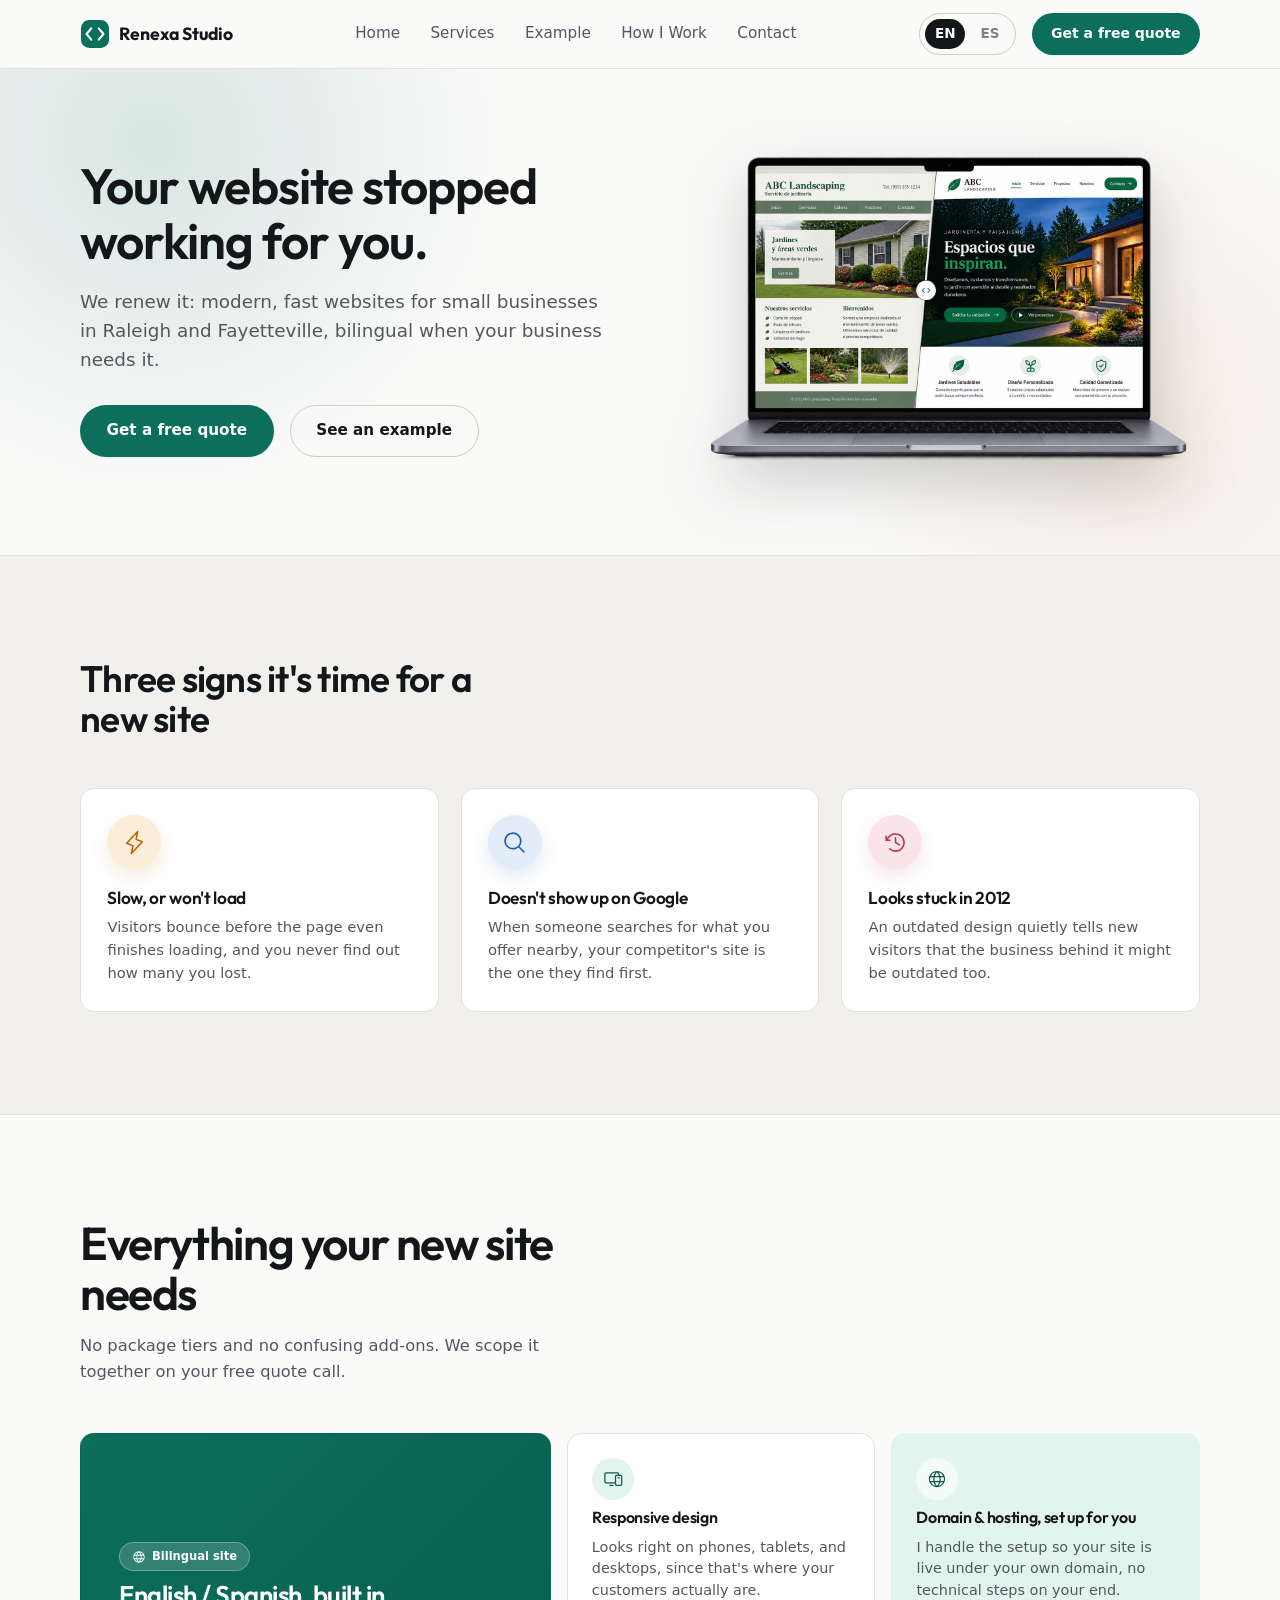
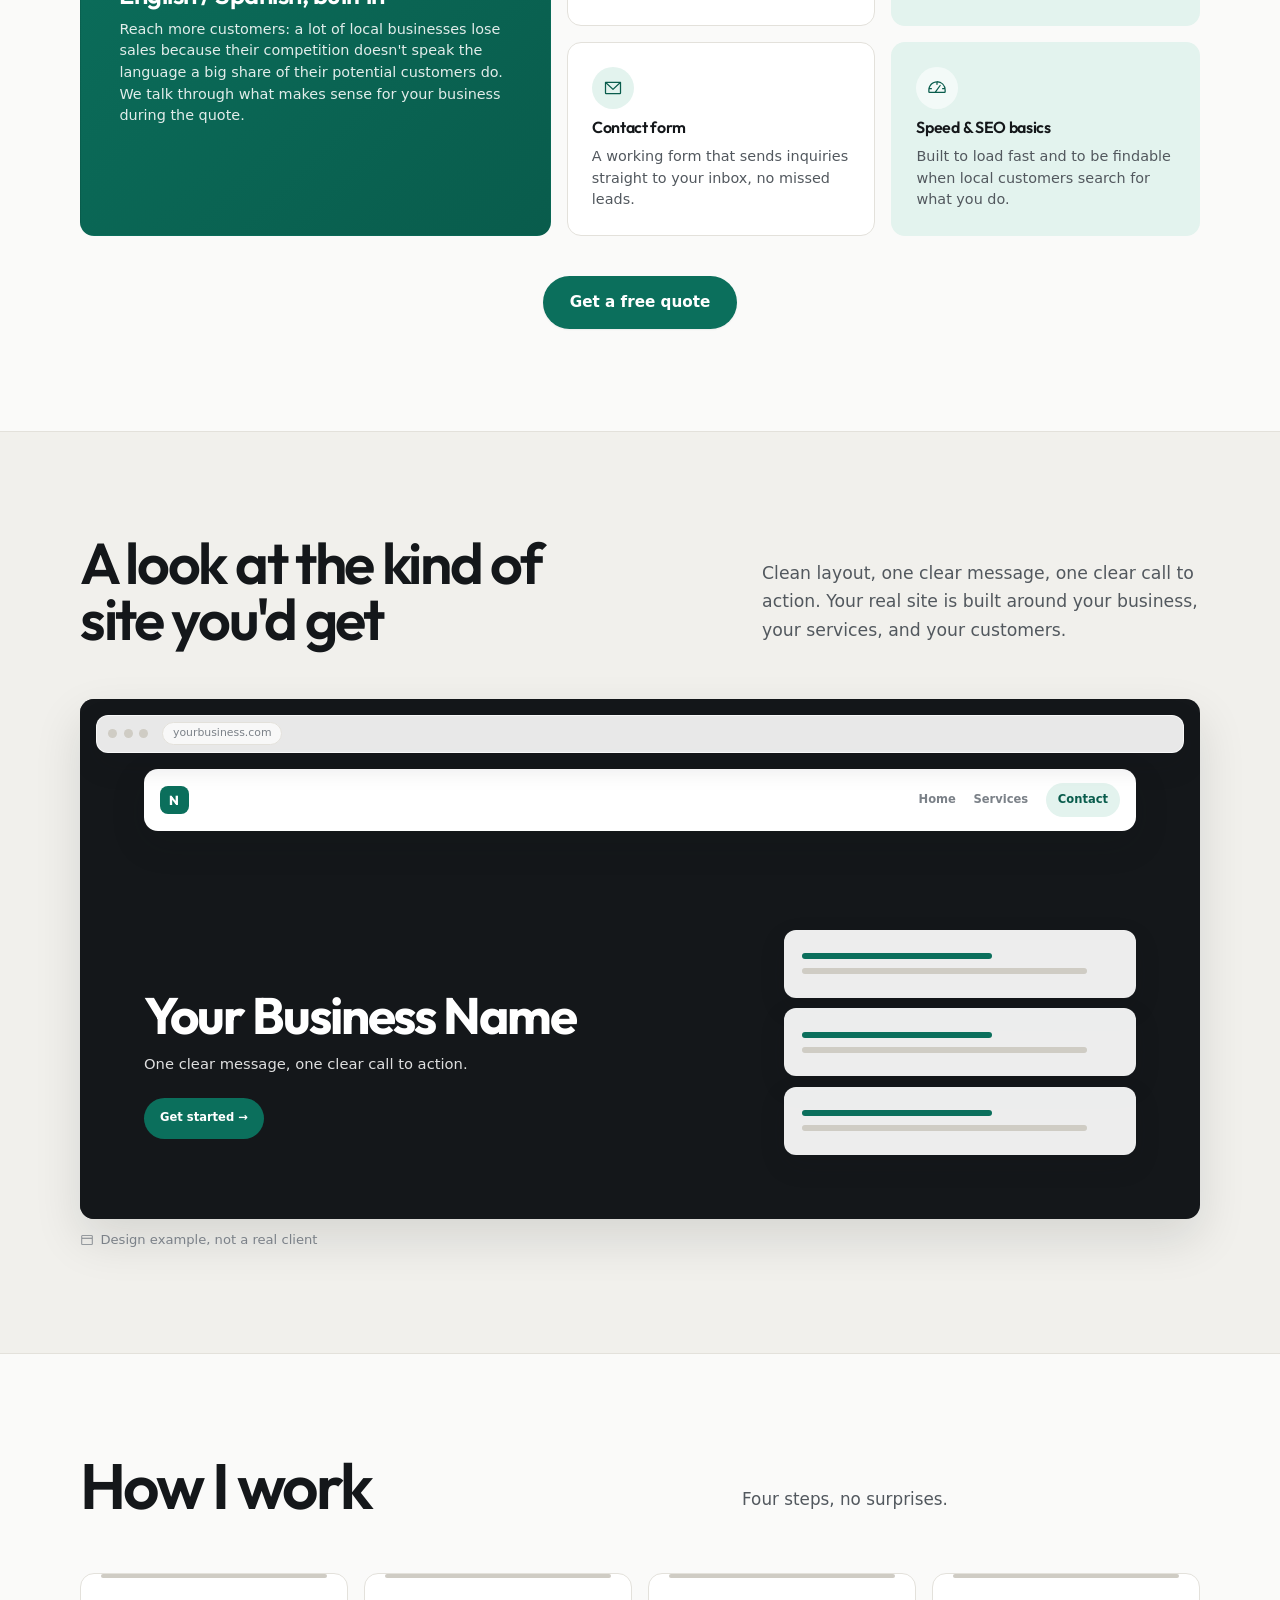
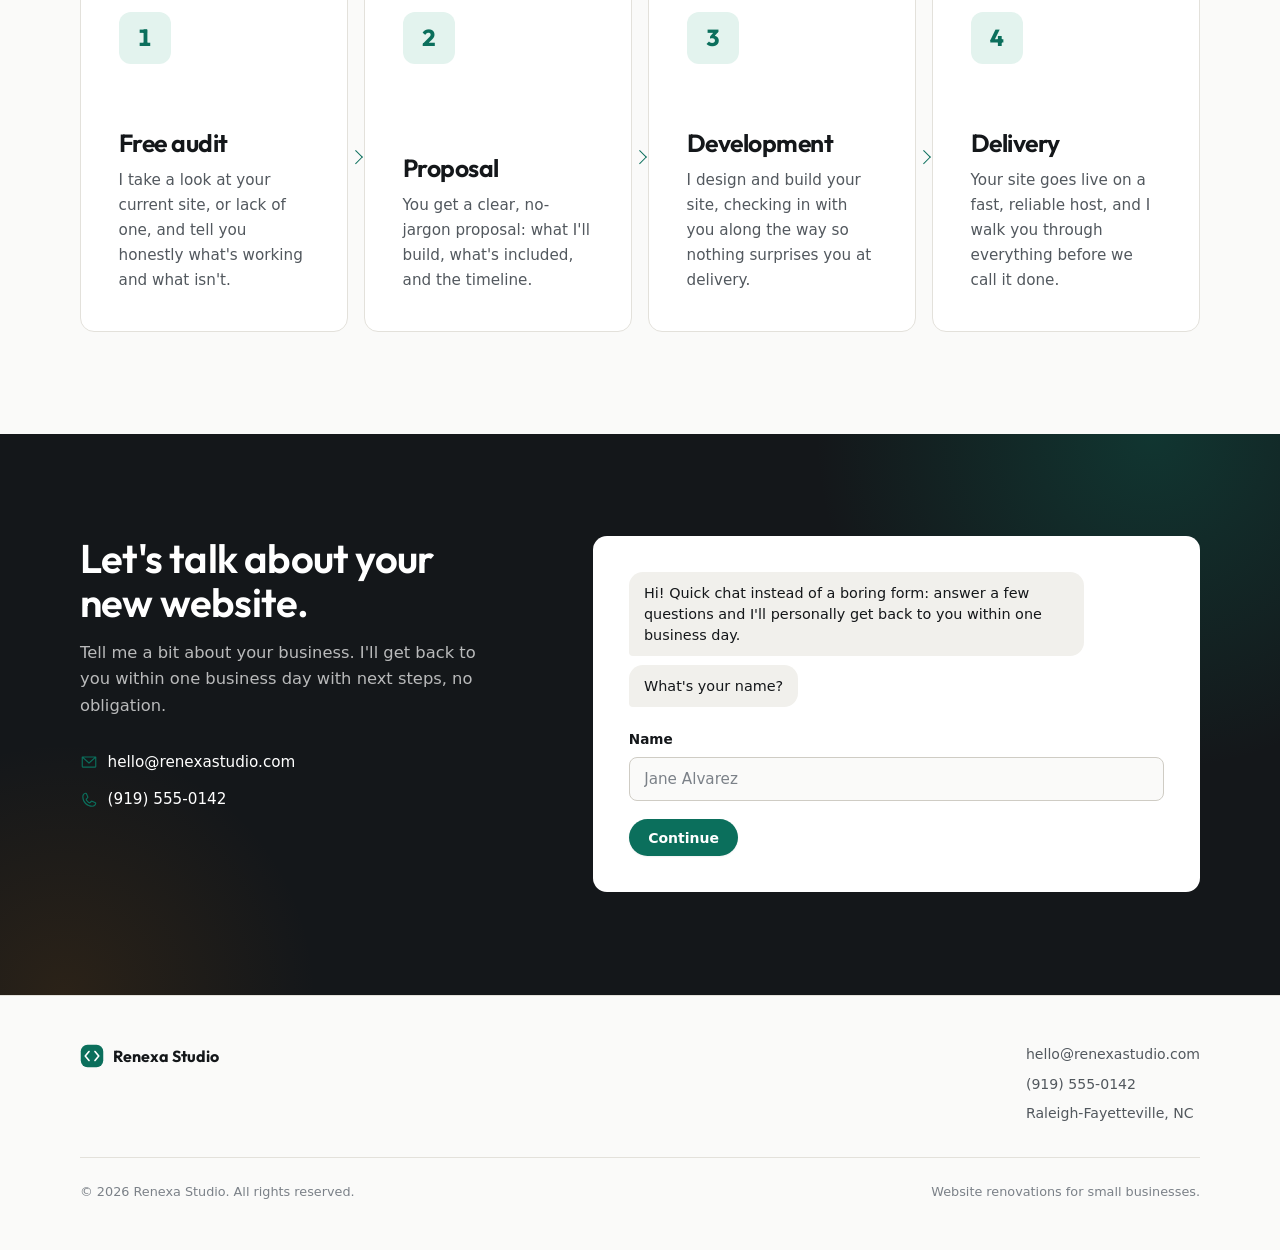
<file: index.html>
<!doctype html>
<html lang="en">
<head>
<meta charset="UTF-8">
<meta name="viewport" content="width=device-width, initial-scale=1">
<title>Renexa Studio - Modern, Fast Websites for Local Businesses</title>
<meta name="description" content="Website renovations for small businesses in Raleigh and Fayetteville, NC. Fast, modern, mobile-friendly sites, bilingual when you need it. Free quote.">
<link rel="canonical" href="https://www.renexastudio.com/">
<link rel="alternate" hreflang="en" href="https://www.renexastudio.com/">
<link rel="alternate" hreflang="es" href="https://www.renexastudio.com/es/">
<link rel="icon" href="favicon.svg" type="image/svg+xml">
<meta property="og:type" content="website">
<meta property="og:title" content="Renexa Studio - Modern, Fast Websites for Local Businesses">
<meta property="og:description" content="Website renovations for small businesses in Raleigh and Fayetteville, NC. Fast, modern, bilingual when you need it.">
<meta property="og:locale" content="en_US">
<meta property="og:locale:alternate" content="es_ES">
<link rel="stylesheet" href="css/style.css">
<noscript><style>[data-reveal]{opacity:1!important;transform:none!important;}</style></noscript>
</head>
<body>

<header class="site-header">
  <div class="container">
    <a href="#home" class="brand">
      <svg class="brand-mark" viewBox="0 0 32 32" fill="none" aria-hidden="true">
        <rect x="1" y="1" width="30" height="30" rx="9" fill="var(--accent)"/>
        <path d="M12 10L7 16L12 22" stroke="white" stroke-width="2.2" stroke-linecap="round" stroke-linejoin="round"/>
        <path d="M20 10L25 16L20 22" stroke="white" stroke-width="2.2" stroke-linecap="round" stroke-linejoin="round"/>
      </svg>
      Renexa Studio
    </a>

    <nav class="main-nav" aria-label="Primary">
      <a href="#home">Home</a>
      <a href="#services">Services</a>
      <a href="#example">Example</a>
      <a href="#how">How I Work</a>
      <a href="#contact">Contact</a>
    </nav>

    <div class="header-actions">
      <div class="lang-switch" aria-label="Language">
        <a href="./" aria-current="true">EN</a>
        <a href="es/">ES</a>
      </div>
      <a href="#contact" class="btn btn-primary btn-sm">Get a free quote</a>
      <button class="nav-toggle" aria-label="Open menu" aria-expanded="false">
        <svg viewBox="0 0 256 256" fill="currentColor" aria-hidden="true">
          <path d="M224,128a8,8,0,0,1-8,8H40a8,8,0,0,1,0-16H216A8,8,0,0,1,224,128ZM40,72H216a8,8,0,0,0,0-16H40a8,8,0,0,0,0,16ZM216,184H40a8,8,0,0,0,0,16H216a8,8,0,0,0,0-16Z"/>
        </svg>
      </button>
    </div>
  </div>
</header>

<main>

  <!-- Hero -->
  <section class="hero" id="home">
    <div class="container">
      <div class="hero-copy" data-reveal>
        <h1>Your website stopped working for you.</h1>
        <p class="lede">We renew it: modern, fast websites for small businesses in Raleigh and Fayetteville, bilingual when your business needs it.</p>
        <div class="hero-ctas">
          <a href="#contact" class="btn btn-primary">Get a free quote</a>
          <a href="#example" class="btn btn-ghost">See an example</a>
        </div>
      </div>

      <div class="hero-visual" data-reveal>
        <img class="hero-project-image" src="assets/hero-renexa-landscaping.png" width="1536" height="1024" alt="Before-and-after landscaping website redesign displayed on a laptop" fetchpriority="high">
      </div>
    </div>
  </section>

  <!-- Problem -->
  <section class="problem">
    <div class="container">
      <div class="section-head" data-reveal>
        <h2>Three signs it's time for a new site</h2>
      </div>
      <div class="problem-grid">
        <div class="problem-item" data-reveal>
          <div class="problem-icon problem-icon--amber">
            <svg viewBox="0 0 256 256" fill="currentColor" aria-hidden="true">
              <path d="M215.79,118.17a8,8,0,0,0-5-5.66L153.18,90.9l14.66-73.33a8,8,0,0,0-13.69-7l-112,120a8,8,0,0,0,3,13l57.63,21.61L88.16,238.43a8,8,0,0,0,13.69,7l112-120A8,8,0,0,0,215.79,118.17ZM109.37,214l10.47-52.38a8,8,0,0,0-5-9.06L62,132.71l84.62-90.66L136.16,94.43a8,8,0,0,0,5,9.06l52.8,19.8Z"/>
            </svg>
          </div>
          <h3>Slow, or won't load</h3>
          <p>Visitors bounce before the page even finishes loading, and you never find out how many you lost.</p>
        </div>
        <div class="problem-item" data-reveal>
          <div class="problem-icon problem-icon--blue">
            <svg viewBox="0 0 256 256" fill="currentColor" aria-hidden="true">
              <path d="M229.66,218.34l-50.07-50.06a88.11,88.11,0,1,0-11.31,11.31l50.06,50.07a8,8,0,0,0,11.32-11.32ZM40,112a72,72,0,1,1,72,72A72.08,72.08,0,0,1,40,112Z"/>
            </svg>
          </div>
          <h3>Doesn't show up on Google</h3>
          <p>When someone searches for what you offer nearby, your competitor's site is the one they find first.</p>
        </div>
        <div class="problem-item" data-reveal>
          <div class="problem-icon problem-icon--rose">
            <svg viewBox="0 0 256 256" fill="currentColor" aria-hidden="true">
              <path d="M136,80v43.47l36.12,21.67a8,8,0,0,1-8.24,13.72l-40-24A8,8,0,0,1,120,128V80a8,8,0,0,1,16,0Zm-8-48A95.44,95.44,0,0,0,60.08,60.15C52.81,67.51,46.35,74.59,40,82V64a8,8,0,0,0-16,0v40a8,8,0,0,0,8,8H72a8,8,0,0,0,0-16H49c7.15-8.42,14.27-16.35,22.39-24.57a80,80,0,1,1,1.66,114.75,8,8,0,1,0-11,11.64A96,96,0,1,0,128,32Z"/>
            </svg>
          </div>
          <h3>Looks stuck in 2012</h3>
          <p>An outdated design quietly tells new visitors that the business behind it might be outdated too.</p>
        </div>
      </div>
    </div>
  </section>

  <!-- Services -->
  <section class="services" id="services">
    <div class="container">
      <div class="section-head" data-reveal>
        <h2>Everything your new site needs</h2>
        <p>No package tiers and no confusing add-ons. We scope it together on your free quote call.</p>
      </div>

      <div class="bento">
        <div class="bento-cell bento-featured" data-reveal>
          <span class="bento-badge">
            <svg viewBox="0 0 256 256" fill="currentColor" aria-hidden="true" width="14" height="14">
              <path d="M128,24h0A104,104,0,1,0,232,128,104.12,104.12,0,0,0,128,24Zm88,104a87.61,87.61,0,0,1-3.33,24H174.16a157.44,157.44,0,0,0,0-48h38.51A87.61,87.61,0,0,1,216,128ZM102,168H154a115.11,115.11,0,0,1-26,45A115.27,115.27,0,0,1,102,168Zm-3.9-16a140.84,140.84,0,0,1,0-48h59.88a140.84,140.84,0,0,1,0,48ZM40,128a87.61,87.61,0,0,1,3.33-24H81.84a157.44,157.44,0,0,0,0,48H43.33A87.61,87.61,0,0,1,40,128ZM154,88H102a115.11,115.11,0,0,1,26-45A115.27,115.27,0,0,1,154,88Zm52.33,0H170.71a135.28,135.28,0,0,0-22.3-45.6A88.29,88.29,0,0,1,206.37,88ZM107.59,42.4A135.28,135.28,0,0,0,85.29,88H49.63A88.29,88.29,0,0,1,107.59,42.4ZM49.63,168H85.29a135.28,135.28,0,0,0,22.3,45.6A88.29,88.29,0,0,1,49.63,168Zm98.78,45.6a135.28,135.28,0,0,0,22.3-45.6h35.66A88.29,88.29,0,0,1,148.41,213.6Z"/>
            </svg>
            Bilingual site
          </span>
          <h3>English / Spanish, built in</h3>
          <p>Reach more customers: a lot of local businesses lose sales because their competition doesn't speak the language a big share of their potential customers do. We talk through what makes sense for your business during the quote.</p>
        </div>

        <div class="bento-cell" data-reveal>
          <div class="bento-icon">
            <svg viewBox="0 0 256 256" fill="currentColor" aria-hidden="true">
              <path d="M224,72H208V64a24,24,0,0,0-24-24H40A24,24,0,0,0,16,64v96a24,24,0,0,0,24,24H152v8a24,24,0,0,0,24,24h48a24,24,0,0,0,24-24V96A24,24,0,0,0,224,72ZM40,168a8,8,0,0,1-8-8V64a8,8,0,0,1,8-8H184a8,8,0,0,1,8,8v8H176a24,24,0,0,0-24,24v72Zm192,24a8,8,0,0,1-8,8H176a8,8,0,0,1-8-8V96a8,8,0,0,1,8-8h48a8,8,0,0,1,8,8Zm-96,16a8,8,0,0,1-8,8H88a8,8,0,0,1,0-16h40A8,8,0,0,1,136,208Zm80-96a8,8,0,0,1-8,8H192a8,8,0,0,1,0-16h16A8,8,0,0,1,216,112Z"/>
            </svg>
          </div>
          <h3>Responsive design</h3>
          <p>Looks right on phones, tablets, and desktops, since that's where your customers actually are.</p>
        </div>

        <div class="bento-cell bento-cell--tint" data-reveal>
          <div class="bento-icon">
            <svg viewBox="0 0 256 256" fill="currentColor" aria-hidden="true">
              <path d="M128,24h0A104,104,0,1,0,232,128,104.12,104.12,0,0,0,128,24Zm88,104a87.61,87.61,0,0,1-3.33,24H174.16a157.44,157.44,0,0,0,0-48h38.51A87.61,87.61,0,0,1,216,128ZM102,168H154a115.11,115.11,0,0,1-26,45A115.27,115.27,0,0,1,102,168Zm-3.9-16a140.84,140.84,0,0,1,0-48h59.88a140.84,140.84,0,0,1,0,48ZM40,128a87.61,87.61,0,0,1,3.33-24H81.84a157.44,157.44,0,0,0,0,48H43.33A87.61,87.61,0,0,1,40,128ZM154,88H102a115.11,115.11,0,0,1,26-45A115.27,115.27,0,0,1,154,88Zm52.33,0H170.71a135.28,135.28,0,0,0-22.3-45.6A88.29,88.29,0,0,1,206.37,88ZM107.59,42.4A135.28,135.28,0,0,0,85.29,88H49.63A88.29,88.29,0,0,1,107.59,42.4ZM49.63,168H85.29a135.28,135.28,0,0,0,22.3,45.6A88.29,88.29,0,0,1,49.63,168Zm98.78,45.6a135.28,135.28,0,0,0,22.3-45.6h35.66A88.29,88.29,0,0,1,148.41,213.6Z"/>
            </svg>
          </div>
          <h3>Domain &amp; hosting, set up for you</h3>
          <p>I handle the setup so your site is live under your own domain, no technical steps on your end.</p>
        </div>

        <div class="bento-cell" data-reveal>
          <div class="bento-icon">
            <svg viewBox="0 0 256 256" fill="currentColor" aria-hidden="true">
              <path d="M224,48H32a8,8,0,0,0-8,8V192a16,16,0,0,0,16,16H216a16,16,0,0,0,16-16V56A8,8,0,0,0,224,48ZM203.43,64,128,133.15,52.57,64ZM216,192H40V74.19l82.59,75.71a8,8,0,0,0,10.82,0L216,74.19V192Z"/>
            </svg>
          </div>
          <h3>Contact form</h3>
          <p>A working form that sends inquiries straight to your inbox, no missed leads.</p>
        </div>

        <div class="bento-cell bento-cell--tint" data-reveal>
          <div class="bento-icon">
            <svg viewBox="0 0 256 256" fill="currentColor" aria-hidden="true">
              <path d="M207.06,72.67A111.24,111.24,0,0,0,128,40h-.4C66.07,40.21,16,91,16,153.13V176a16,16,0,0,0,16,16H224a16,16,0,0,0,16-16V152A111.25,111.25,0,0,0,207.06,72.67ZM224,176H119.71l54.76-75.3a8,8,0,0,0-12.94-9.42L99.92,176H32V153.13c0-3.08.15-6.12.43-9.13H56a8,8,0,0,0,0-16H35.27c10.32-38.86,44-68.24,84.73-71.66V80a8,8,0,0,0,16,0V56.33A96.14,96.14,0,0,1,221,128H200a8,8,0,0,0,0,16h23.67c.21,2.65.33,5.31.33,8Z"/>
            </svg>
          </div>
          <h3>Speed &amp; SEO basics</h3>
          <p>Built to load fast and to be findable when local customers search for what you do.</p>
        </div>
      </div>

      <div class="services-cta">
        <a href="#contact" class="btn btn-primary">Get a free quote</a>
      </div>
    </div>
  </section>

  <!-- Example of work -->
  <section class="example" id="example">
    <div class="container">
      <div class="example-copy" data-reveal>
        <h2>A look at the kind of site you'd get</h2>
        <p>Clean layout, one clear message, one clear call to action. Your real site is built around your business, your services, and your customers.</p>
      </div>

      <div class="example-figure" data-reveal>
        <div class="example-mockup">
          <div class="mockup-bar">
            <span class="mockup-dot"></span><span class="mockup-dot"></span><span class="mockup-dot"></span>
            <span class="mockup-url">yourbusiness.com</span>
          </div>
        <div class="example-nav">
          <span>Home</span><span>Services</span><span>Contact</span>
        </div>
        <div class="example-hero" style="background-image:url('https://picsum.photos/seed/renexa-sample-storefront/900/500')">
          <div class="example-hero-text">
            <div class="eh-title">Your Business Name</div>
            <div class="eh-sub">One clear message, one clear call to action.</div>
          </div>
        </div>
        <div class="example-grid">
          <div class="example-card">
            <div class="mockup-line w-60"></div>
            <div class="mockup-line w-90"></div>
          </div>
          <div class="example-card">
            <div class="mockup-line w-60"></div>
            <div class="mockup-line w-90"></div>
          </div>
          <div class="example-card">
            <div class="mockup-line w-60"></div>
            <div class="mockup-line w-90"></div>
          </div>
        </div>
        </div>
        <p class="example-caption">
          <svg viewBox="0 0 256 256" fill="currentColor" width="14" height="14" aria-hidden="true">
            <path d="M216,40H40A16,16,0,0,0,24,56V200a16,16,0,0,0,16,16H216a16,16,0,0,0,16-16V56A16,16,0,0,0,216,40Zm0,16V88H40V56Zm0,144H40V104H216v96Z"/>
          </svg>
          Design example, not a real client
        </p>
      </div>
    </div>
  </section>

  <!-- How I work -->
  <section class="how" id="how">
    <div class="container">
      <div class="section-head" data-reveal>
        <h2>How I work</h2>
        <p>Four steps, no surprises.</p>
      </div>

      <div class="process-rail">
        <div class="process-step" data-reveal>
          <div class="process-num">1</div>
          <h3>Free audit</h3>
          <p>I take a look at your current site, or lack of one, and tell you honestly what's working and what isn't.</p>
        </div>
        <div class="process-step" data-reveal>
          <div class="process-num">2</div>
          <h3>Proposal</h3>
          <p>You get a clear, no-jargon proposal: what I'll build, what's included, and the timeline.</p>
        </div>
        <div class="process-step" data-reveal>
          <div class="process-num">3</div>
          <h3>Development</h3>
          <p>I design and build your site, checking in with you along the way so nothing surprises you at delivery.</p>
        </div>
        <div class="process-step" data-reveal>
          <div class="process-num">4</div>
          <h3>Delivery</h3>
          <p>Your site goes live on a fast, reliable host, and I walk you through everything before we call it done.</p>
        </div>
      </div>

    </div>
  </section>

  <!-- Final CTA + contact form -->
  <section class="contact" id="contact">
    <div class="container">
      <div class="contact-copy" data-reveal>
        <h2>Let's talk about your new website.</h2>
        <p>Tell me a bit about your business. I'll get back to you within one business day with next steps, no obligation.</p>
        <div class="contact-direct">
          <a href="mailto:hello@renexastudio.com">
            <svg viewBox="0 0 256 256" fill="currentColor" aria-hidden="true"><path d="M224,48H32a8,8,0,0,0-8,8V192a16,16,0,0,0,16,16H216a16,16,0,0,0,16-16V56A8,8,0,0,0,224,48ZM203.43,64,128,133.15,52.57,64ZM216,192H40V74.19l82.59,75.71a8,8,0,0,0,10.82,0L216,74.19V192Z"/></svg>
            hello@renexastudio.com
          </a>
          <a href="tel:+19195550142">
            <svg viewBox="0 0 256 256" fill="currentColor" aria-hidden="true"><path d="M222.37,158.46l-47.11-21.11-.13-.06a16,16,0,0,0-15.17,1.4,8.12,8.12,0,0,0-.75.56L134.87,160c-15.42-7.49-31.34-23.29-38.83-38.51l20.78-24.71c.2-.25.39-.5.57-.77a16,16,0,0,0,1.32-15.06l0-.12L97.54,33.64a16,16,0,0,0-16.62-9.52A56.26,56.26,0,0,0,32,80c0,79.4,64.6,144,144,144a56.26,56.26,0,0,0,55.88-48.92A16,16,0,0,0,222.37,158.46ZM176,208A128.14,128.14,0,0,1,48,80,40.2,40.2,0,0,1,82.87,40a.61.61,0,0,0,0,.12l21,47L83.2,111.86a6.13,6.13,0,0,0-.57.77,16,16,0,0,0-1,15.7c9.06,18.53,27.73,37.06,46.46,46.11a16,16,0,0,0,15.75-1.14,8.44,8.44,0,0,0,.74-.56L168.89,152l47,21.05h0s.08,0,.11,0A40.21,40.21,0,0,1,176,208Z"/></svg>
            (919) 555-0142
          </a>
        </div>
      </div>

      <div class="form-panel" data-reveal>
        <div class="chat-log" id="chat-log" data-intro="Hi! Quick chat instead of a boring form: answer a few questions and I'll personally get back to you within one business day." data-outro="Got it, thanks! Hit send below and I'll take it from here." aria-live="polite"></div>

        <form class="contact-form" name="contact" method="POST" action="https://formsubmit.co/johnsoncrr@gmail.com">
          <input type="hidden" name="_subject" value="New Renexa Studio inquiry">
          <input type="hidden" name="_template" value="table">
          <input type="hidden" name="_next" value="https://johsonrodriguez.github.io/renexa-studio/thank-you.html">
          <p class="hp-field"><label>Don't fill this out if you're human: <input name="_honey"></label></p>

          <div class="field" data-question="What's your name?" data-next="Continue">
            <label for="name">Name</label>
            <input type="text" id="name" name="name" placeholder="Jane Alvarez" required>
            <span class="field-error">Please enter your name.</span>
          </div>

          <div class="field" data-question="What's your business called?" data-next="Continue" data-optional="true" data-skip="Skip">
            <label for="business">Business</label>
            <input type="text" id="business" name="business" placeholder="Your business name">
          </div>

          <div class="field" data-question="Best phone or email to reach you?" data-next="Continue">
            <label for="contact-info">Phone or email</label>
            <input type="text" id="contact-info" name="contact_info" placeholder="(919) 555-0100 or you@business.com" required>
            <span class="field-error">Please add a phone number or email so I can reach you.</span>
          </div>

          <div class="field" data-question="Anything specific you'd like me to know?" data-next="Continue" data-optional="true" data-skip="Skip">
            <label for="message">Message</label>
            <textarea id="message" name="message" placeholder="A little about your business and what you're looking for."></textarea>
          </div>

          <div class="form-foot">
            <button type="submit" class="btn btn-primary">Send</button>
            <span class="form-status" data-sending-text="Sending..."></span>
          </div>
        </form>
      </div>
    </div>
  </section>

</main>

<footer class="site-footer">
  <div class="container">
    <div class="footer-grid">
      <a href="#home" class="footer-brand">
        <svg class="brand-mark" viewBox="0 0 32 32" fill="none" aria-hidden="true">
          <rect x="1" y="1" width="30" height="30" rx="9" fill="var(--accent)"/>
          <path d="M12 10L7 16L12 22" stroke="white" stroke-width="2.2" stroke-linecap="round" stroke-linejoin="round"/>
          <path d="M20 10L25 16L20 22" stroke="white" stroke-width="2.2" stroke-linecap="round" stroke-linejoin="round"/>
        </svg>
        Renexa Studio
      </a>
      <div class="footer-contact">
        <a href="mailto:hello@renexastudio.com">hello@renexastudio.com</a>
        <a href="tel:+19195550142">(919) 555-0142</a>
        <span>Raleigh-Fayetteville, NC</span>
      </div>
    </div>
    <div class="footer-bottom">
      <span>© 2026 Renexa Studio. All rights reserved.</span>
      <span>Website renovations for small businesses.</span>
    </div>
  </div>
</footer>

<script src="js/main.js"></script>
</body>
</html>
</file>
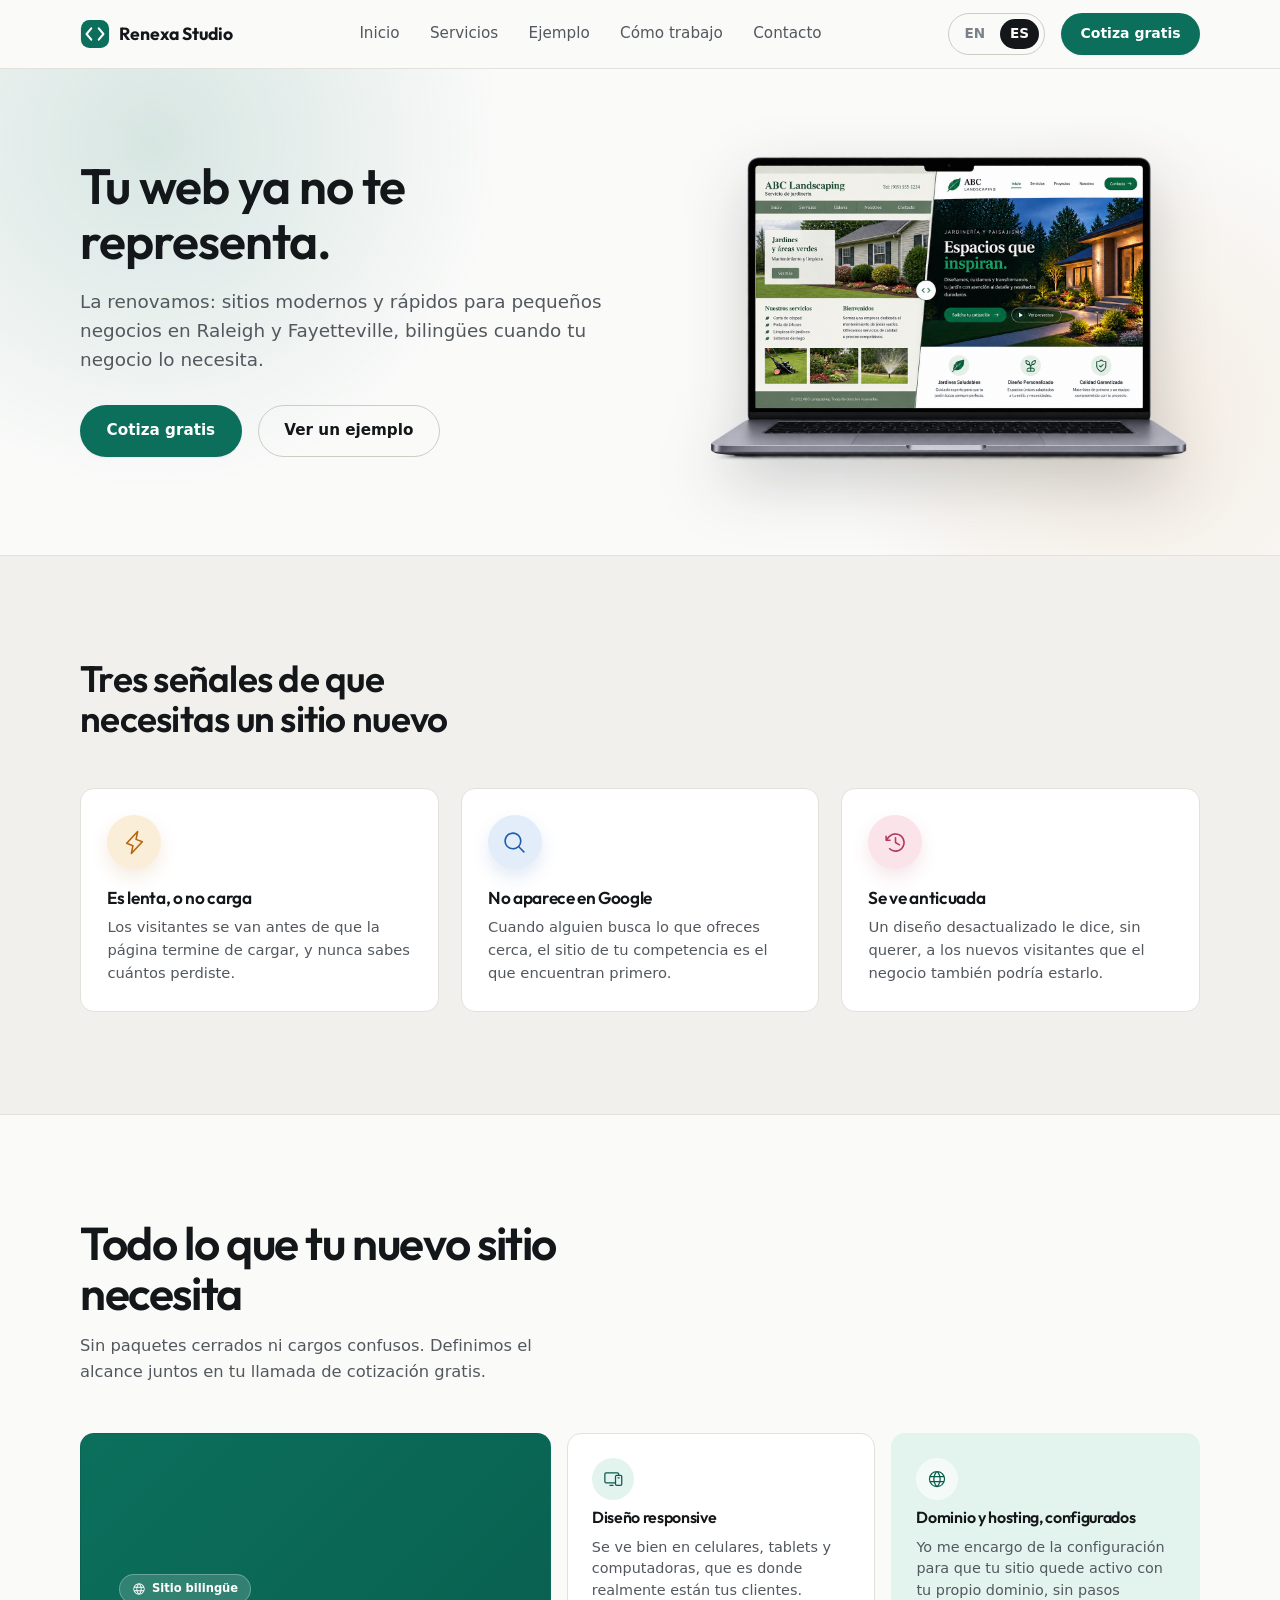
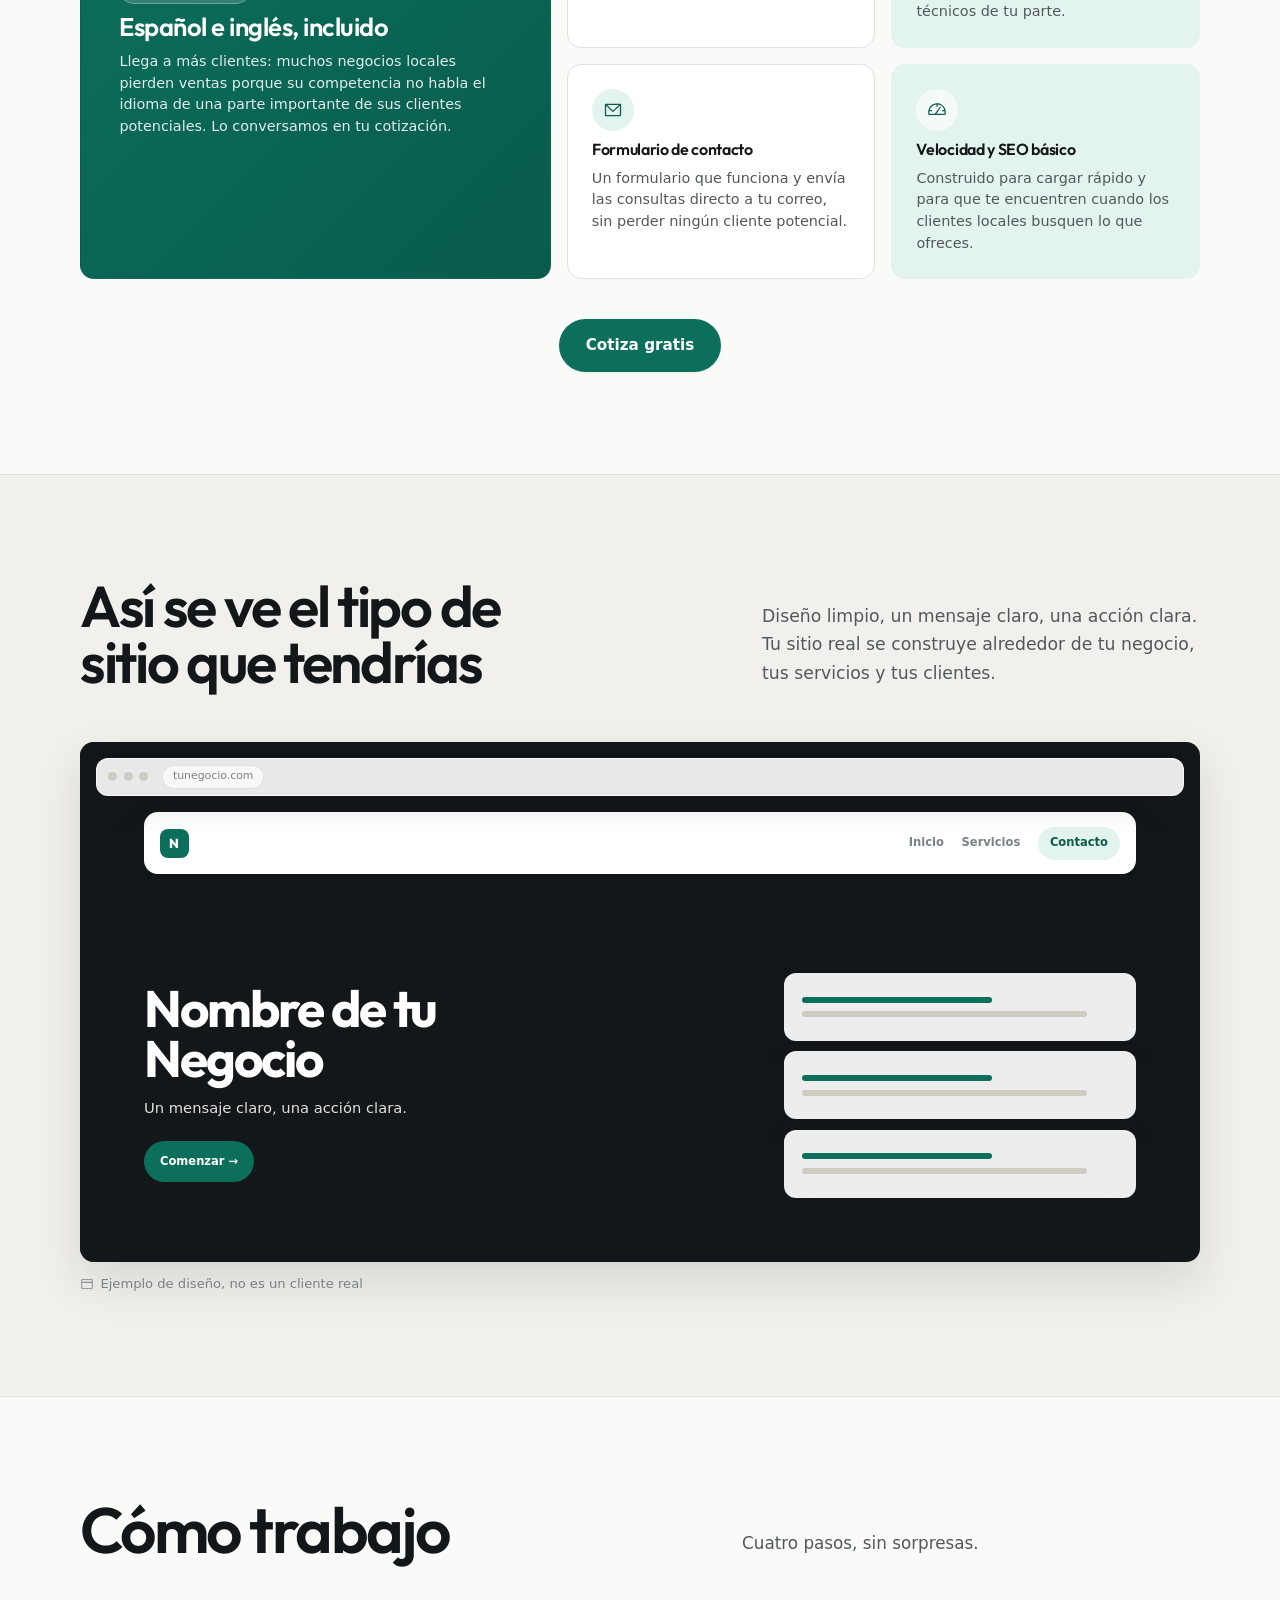
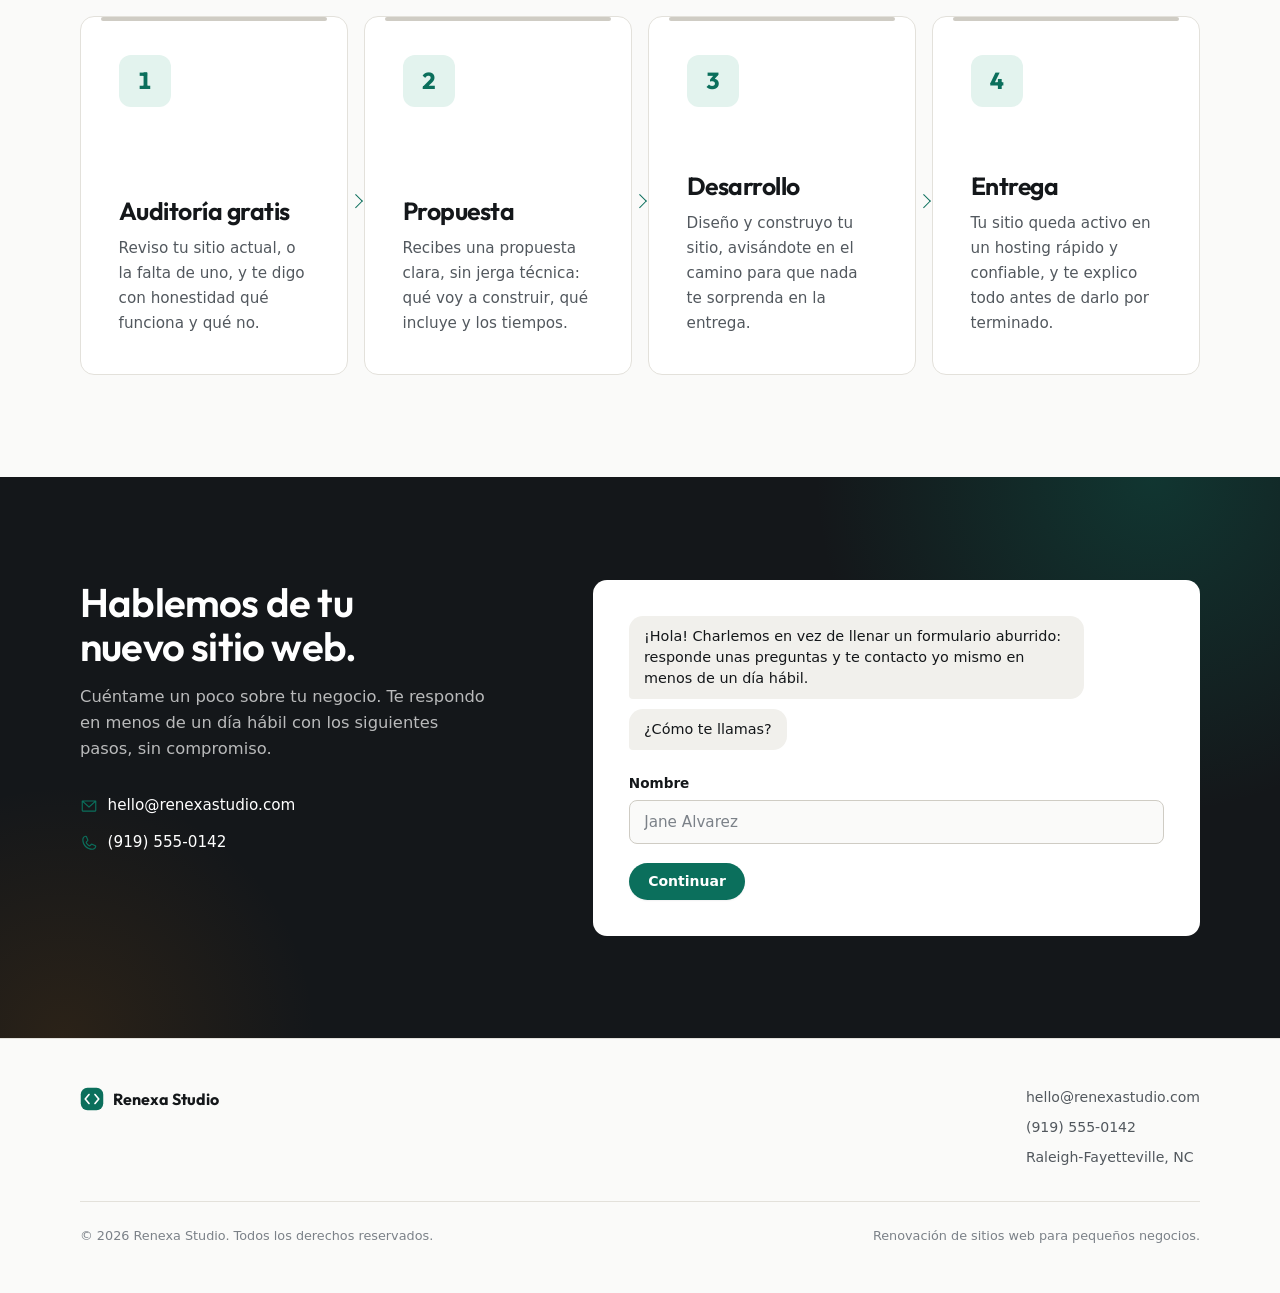
<file: es/index.html>
<!doctype html>
<html lang="es">
<head>
<meta charset="UTF-8">
<meta name="viewport" content="width=device-width, initial-scale=1">
<title>Renexa Studio - Sitios Web Modernos y Rápidos para Negocios Locales</title>
<meta name="description" content="Renovación de sitios web para pequeños negocios en Raleigh y Fayetteville, NC. Sitios rápidos, modernos, adaptados a móvil, y bilingües cuando lo necesitas. Cotización gratis.">
<link rel="canonical" href="https://www.renexastudio.com/es/">
<link rel="alternate" hreflang="es" href="https://www.renexastudio.com/es/">
<link rel="alternate" hreflang="en" href="https://www.renexastudio.com/">
<link rel="icon" href="../favicon.svg" type="image/svg+xml">
<meta property="og:type" content="website">
<meta property="og:title" content="Renexa Studio - Sitios Web Modernos y Rápidos para Negocios Locales">
<meta property="og:description" content="Renovación de sitios web para pequeños negocios en Raleigh y Fayetteville, NC. Rápidos, modernos, y bilingües cuando lo necesitas.">
<meta property="og:locale" content="es_ES">
<meta property="og:locale:alternate" content="en_US">
<link rel="stylesheet" href="../css/style.css">
<noscript><style>[data-reveal]{opacity:1!important;transform:none!important;}</style></noscript>
</head>
<body>

<header class="site-header">
  <div class="container">
    <a href="#inicio" class="brand">
      <svg class="brand-mark" viewBox="0 0 32 32" fill="none" aria-hidden="true">
        <rect x="1" y="1" width="30" height="30" rx="9" fill="var(--accent)"/>
        <path d="M12 10L7 16L12 22" stroke="white" stroke-width="2.2" stroke-linecap="round" stroke-linejoin="round"/>
        <path d="M20 10L25 16L20 22" stroke="white" stroke-width="2.2" stroke-linecap="round" stroke-linejoin="round"/>
      </svg>
      Renexa Studio
    </a>

    <nav class="main-nav" aria-label="Principal">
      <a href="#inicio">Inicio</a>
      <a href="#servicios">Servicios</a>
      <a href="#ejemplo">Ejemplo</a>
      <a href="#como-trabajo">Cómo trabajo</a>
      <a href="#contacto">Contacto</a>
    </nav>

    <div class="header-actions">
      <div class="lang-switch" aria-label="Idioma">
        <a href="../">EN</a>
        <a href="./" aria-current="true">ES</a>
      </div>
      <a href="#contacto" class="btn btn-primary btn-sm">Cotiza gratis</a>
      <button class="nav-toggle" aria-label="Abrir menú" aria-expanded="false">
        <svg viewBox="0 0 256 256" fill="currentColor" aria-hidden="true">
          <path d="M224,128a8,8,0,0,1-8,8H40a8,8,0,0,1,0-16H216A8,8,0,0,1,224,128ZM40,72H216a8,8,0,0,0,0-16H40a8,8,0,0,0,0,16ZM216,184H40a8,8,0,0,0,0,16H216a8,8,0,0,0,0-16Z"/>
        </svg>
      </button>
    </div>
  </div>
</header>

<main>

  <!-- Hero -->
  <section class="hero" id="inicio">
    <div class="container">
      <div class="hero-copy" data-reveal>
        <h1>Tu web ya no te representa.</h1>
        <p class="lede">La renovamos: sitios modernos y rápidos para pequeños negocios en Raleigh y Fayetteville, bilingües cuando tu negocio lo necesita.</p>
        <div class="hero-ctas">
          <a href="#contacto" class="btn btn-primary">Cotiza gratis</a>
          <a href="#ejemplo" class="btn btn-ghost">Ver un ejemplo</a>
        </div>
      </div>

      <div class="hero-visual" data-reveal>
        <img class="hero-project-image" src="../assets/hero-renexa-landscaping.png" width="1536" height="1024" alt="Rediseño antes y después de una web de jardinería mostrado en un portátil" fetchpriority="high">
      </div>
    </div>
  </section>

  <!-- El problema -->
  <section class="problem">
    <div class="container">
      <div class="section-head" data-reveal>
        <h2>Tres señales de que necesitas un sitio nuevo</h2>
      </div>
      <div class="problem-grid">
        <div class="problem-item" data-reveal>
          <div class="problem-icon problem-icon--amber">
            <svg viewBox="0 0 256 256" fill="currentColor" aria-hidden="true">
              <path d="M215.79,118.17a8,8,0,0,0-5-5.66L153.18,90.9l14.66-73.33a8,8,0,0,0-13.69-7l-112,120a8,8,0,0,0,3,13l57.63,21.61L88.16,238.43a8,8,0,0,0,13.69,7l112-120A8,8,0,0,0,215.79,118.17ZM109.37,214l10.47-52.38a8,8,0,0,0-5-9.06L62,132.71l84.62-90.66L136.16,94.43a8,8,0,0,0,5,9.06l52.8,19.8Z"/>
            </svg>
          </div>
          <h3>Es lenta, o no carga</h3>
          <p>Los visitantes se van antes de que la página termine de cargar, y nunca sabes cuántos perdiste.</p>
        </div>
        <div class="problem-item" data-reveal>
          <div class="problem-icon problem-icon--blue">
            <svg viewBox="0 0 256 256" fill="currentColor" aria-hidden="true">
              <path d="M229.66,218.34l-50.07-50.06a88.11,88.11,0,1,0-11.31,11.31l50.06,50.07a8,8,0,0,0,11.32-11.32ZM40,112a72,72,0,1,1,72,72A72.08,72.08,0,0,1,40,112Z"/>
            </svg>
          </div>
          <h3>No aparece en Google</h3>
          <p>Cuando alguien busca lo que ofreces cerca, el sitio de tu competencia es el que encuentran primero.</p>
        </div>
        <div class="problem-item" data-reveal>
          <div class="problem-icon problem-icon--rose">
            <svg viewBox="0 0 256 256" fill="currentColor" aria-hidden="true">
              <path d="M136,80v43.47l36.12,21.67a8,8,0,0,1-8.24,13.72l-40-24A8,8,0,0,1,120,128V80a8,8,0,0,1,16,0Zm-8-48A95.44,95.44,0,0,0,60.08,60.15C52.81,67.51,46.35,74.59,40,82V64a8,8,0,0,0-16,0v40a8,8,0,0,0,8,8H72a8,8,0,0,0,0-16H49c7.15-8.42,14.27-16.35,22.39-24.57a80,80,0,1,1,1.66,114.75,8,8,0,1,0-11,11.64A96,96,0,1,0,128,32Z"/>
            </svg>
          </div>
          <h3>Se ve anticuada</h3>
          <p>Un diseño desactualizado le dice, sin querer, a los nuevos visitantes que el negocio también podría estarlo.</p>
        </div>
      </div>
    </div>
  </section>

  <!-- Servicios -->
  <section class="services" id="servicios">
    <div class="container">
      <div class="section-head" data-reveal>
        <h2>Todo lo que tu nuevo sitio necesita</h2>
        <p>Sin paquetes cerrados ni cargos confusos. Definimos el alcance juntos en tu llamada de cotización gratis.</p>
      </div>

      <div class="bento">
        <div class="bento-cell bento-featured" data-reveal>
          <span class="bento-badge">
            <svg viewBox="0 0 256 256" fill="currentColor" aria-hidden="true" width="14" height="14">
              <path d="M128,24h0A104,104,0,1,0,232,128,104.12,104.12,0,0,0,128,24Zm88,104a87.61,87.61,0,0,1-3.33,24H174.16a157.44,157.44,0,0,0,0-48h38.51A87.61,87.61,0,0,1,216,128ZM102,168H154a115.11,115.11,0,0,1-26,45A115.27,115.27,0,0,1,102,168Zm-3.9-16a140.84,140.84,0,0,1,0-48h59.88a140.84,140.84,0,0,1,0,48ZM40,128a87.61,87.61,0,0,1,3.33-24H81.84a157.44,157.44,0,0,0,0,48H43.33A87.61,87.61,0,0,1,40,128ZM154,88H102a115.11,115.11,0,0,1,26-45A115.27,115.27,0,0,1,154,88Zm52.33,0H170.71a135.28,135.28,0,0,0-22.3-45.6A88.29,88.29,0,0,1,206.37,88ZM107.59,42.4A135.28,135.28,0,0,0,85.29,88H49.63A88.29,88.29,0,0,1,107.59,42.4ZM49.63,168H85.29a135.28,135.28,0,0,0,22.3,45.6A88.29,88.29,0,0,1,49.63,168Zm98.78,45.6a135.28,135.28,0,0,0,22.3-45.6h35.66A88.29,88.29,0,0,1,148.41,213.6Z"/>
            </svg>
            Sitio bilingüe
          </span>
          <h3>Español e inglés, incluido</h3>
          <p>Llega a más clientes: muchos negocios locales pierden ventas porque su competencia no habla el idioma de una parte importante de sus clientes potenciales. Lo conversamos en tu cotización.</p>
        </div>

        <div class="bento-cell" data-reveal>
          <div class="bento-icon">
            <svg viewBox="0 0 256 256" fill="currentColor" aria-hidden="true">
              <path d="M224,72H208V64a24,24,0,0,0-24-24H40A24,24,0,0,0,16,64v96a24,24,0,0,0,24,24H152v8a24,24,0,0,0,24,24h48a24,24,0,0,0,24-24V96A24,24,0,0,0,224,72ZM40,168a8,8,0,0,1-8-8V64a8,8,0,0,1,8-8H184a8,8,0,0,1,8,8v8H176a24,24,0,0,0-24,24v72Zm192,24a8,8,0,0,1-8,8H176a8,8,0,0,1-8-8V96a8,8,0,0,1,8-8h48a8,8,0,0,1,8,8Zm-96,16a8,8,0,0,1-8,8H88a8,8,0,0,1,0-16h40A8,8,0,0,1,136,208Zm80-96a8,8,0,0,1-8,8H192a8,8,0,0,1,0-16h16A8,8,0,0,1,216,112Z"/>
            </svg>
          </div>
          <h3>Diseño responsive</h3>
          <p>Se ve bien en celulares, tablets y computadoras, que es donde realmente están tus clientes.</p>
        </div>

        <div class="bento-cell bento-cell--tint" data-reveal>
          <div class="bento-icon">
            <svg viewBox="0 0 256 256" fill="currentColor" aria-hidden="true">
              <path d="M128,24h0A104,104,0,1,0,232,128,104.12,104.12,0,0,0,128,24Zm88,104a87.61,87.61,0,0,1-3.33,24H174.16a157.44,157.44,0,0,0,0-48h38.51A87.61,87.61,0,0,1,216,128ZM102,168H154a115.11,115.11,0,0,1-26,45A115.27,115.27,0,0,1,102,168Zm-3.9-16a140.84,140.84,0,0,1,0-48h59.88a140.84,140.84,0,0,1,0,48ZM40,128a87.61,87.61,0,0,1,3.33-24H81.84a157.44,157.44,0,0,0,0,48H43.33A87.61,87.61,0,0,1,40,128ZM154,88H102a115.11,115.11,0,0,1,26-45A115.27,115.27,0,0,1,154,88Zm52.33,0H170.71a135.28,135.28,0,0,0-22.3-45.6A88.29,88.29,0,0,1,206.37,88ZM107.59,42.4A135.28,135.28,0,0,0,85.29,88H49.63A88.29,88.29,0,0,1,107.59,42.4ZM49.63,168H85.29a135.28,135.28,0,0,0,22.3,45.6A88.29,88.29,0,0,1,49.63,168Zm98.78,45.6a135.28,135.28,0,0,0,22.3-45.6h35.66A88.29,88.29,0,0,1,148.41,213.6Z"/>
            </svg>
          </div>
          <h3>Dominio y hosting, configurados</h3>
          <p>Yo me encargo de la configuración para que tu sitio quede activo con tu propio dominio, sin pasos técnicos de tu parte.</p>
        </div>

        <div class="bento-cell" data-reveal>
          <div class="bento-icon">
            <svg viewBox="0 0 256 256" fill="currentColor" aria-hidden="true">
              <path d="M224,48H32a8,8,0,0,0-8,8V192a16,16,0,0,0,16,16H216a16,16,0,0,0,16-16V56A8,8,0,0,0,224,48ZM203.43,64,128,133.15,52.57,64ZM216,192H40V74.19l82.59,75.71a8,8,0,0,0,10.82,0L216,74.19V192Z"/>
            </svg>
          </div>
          <h3>Formulario de contacto</h3>
          <p>Un formulario que funciona y envía las consultas directo a tu correo, sin perder ningún cliente potencial.</p>
        </div>

        <div class="bento-cell bento-cell--tint" data-reveal>
          <div class="bento-icon">
            <svg viewBox="0 0 256 256" fill="currentColor" aria-hidden="true">
              <path d="M207.06,72.67A111.24,111.24,0,0,0,128,40h-.4C66.07,40.21,16,91,16,153.13V176a16,16,0,0,0,16,16H224a16,16,0,0,0,16-16V152A111.25,111.25,0,0,0,207.06,72.67ZM224,176H119.71l54.76-75.3a8,8,0,0,0-12.94-9.42L99.92,176H32V153.13c0-3.08.15-6.12.43-9.13H56a8,8,0,0,0,0-16H35.27c10.32-38.86,44-68.24,84.73-71.66V80a8,8,0,0,0,16,0V56.33A96.14,96.14,0,0,1,221,128H200a8,8,0,0,0,0,16h23.67c.21,2.65.33,5.31.33,8Z"/>
            </svg>
          </div>
          <h3>Velocidad y SEO básico</h3>
          <p>Construido para cargar rápido y para que te encuentren cuando los clientes locales busquen lo que ofreces.</p>
        </div>
      </div>

      <div class="services-cta">
        <a href="#contacto" class="btn btn-primary">Cotiza gratis</a>
      </div>
    </div>
  </section>

  <!-- Ejemplo de trabajo -->
  <section class="example" id="ejemplo">
    <div class="container">
      <div class="example-copy" data-reveal>
        <h2>Así se ve el tipo de sitio que tendrías</h2>
        <p>Diseño limpio, un mensaje claro, una acción clara. Tu sitio real se construye alrededor de tu negocio, tus servicios y tus clientes.</p>
      </div>

      <div class="example-figure" data-reveal>
        <div class="example-mockup">
          <div class="mockup-bar">
            <span class="mockup-dot"></span><span class="mockup-dot"></span><span class="mockup-dot"></span>
            <span class="mockup-url">tunegocio.com</span>
          </div>
        <div class="example-nav">
          <span>Inicio</span><span>Servicios</span><span>Contacto</span>
        </div>
        <div class="example-hero" style="background-image:url('https://picsum.photos/seed/renexa-sample-storefront/900/500')">
          <div class="example-hero-text">
            <div class="eh-title">Nombre de tu Negocio</div>
            <div class="eh-sub">Un mensaje claro, una acción clara.</div>
          </div>
        </div>
        <div class="example-grid">
          <div class="example-card">
            <div class="mockup-line w-60"></div>
            <div class="mockup-line w-90"></div>
          </div>
          <div class="example-card">
            <div class="mockup-line w-60"></div>
            <div class="mockup-line w-90"></div>
          </div>
          <div class="example-card">
            <div class="mockup-line w-60"></div>
            <div class="mockup-line w-90"></div>
          </div>
        </div>
        </div>
        <p class="example-caption">
          <svg viewBox="0 0 256 256" fill="currentColor" width="14" height="14" aria-hidden="true">
            <path d="M216,40H40A16,16,0,0,0,24,56V200a16,16,0,0,0,16,16H216a16,16,0,0,0,16-16V56A16,16,0,0,0,216,40Zm0,16V88H40V56Zm0,144H40V104H216v96Z"/>
          </svg>
          Ejemplo de diseño, no es un cliente real
        </p>
      </div>
    </div>
  </section>

  <!-- Cómo trabajo -->
  <section class="how" id="como-trabajo">
    <div class="container">
      <div class="section-head" data-reveal>
        <h2>Cómo trabajo</h2>
        <p>Cuatro pasos, sin sorpresas.</p>
      </div>

      <div class="process-rail">
        <div class="process-step" data-reveal>
          <div class="process-num">1</div>
          <h3>Auditoría gratis</h3>
          <p>Reviso tu sitio actual, o la falta de uno, y te digo con honestidad qué funciona y qué no.</p>
        </div>
        <div class="process-step" data-reveal>
          <div class="process-num">2</div>
          <h3>Propuesta</h3>
          <p>Recibes una propuesta clara, sin jerga técnica: qué voy a construir, qué incluye y los tiempos.</p>
        </div>
        <div class="process-step" data-reveal>
          <div class="process-num">3</div>
          <h3>Desarrollo</h3>
          <p>Diseño y construyo tu sitio, avisándote en el camino para que nada te sorprenda en la entrega.</p>
        </div>
        <div class="process-step" data-reveal>
          <div class="process-num">4</div>
          <h3>Entrega</h3>
          <p>Tu sitio queda activo en un hosting rápido y confiable, y te explico todo antes de darlo por terminado.</p>
        </div>
      </div>

    </div>
  </section>

  <!-- CTA final + formulario -->
  <section class="contact" id="contacto">
    <div class="container">
      <div class="contact-copy" data-reveal>
        <h2>Hablemos de tu nuevo sitio web.</h2>
        <p>Cuéntame un poco sobre tu negocio. Te respondo en menos de un día hábil con los siguientes pasos, sin compromiso.</p>
        <div class="contact-direct">
          <a href="mailto:hello@renexastudio.com">
            <svg viewBox="0 0 256 256" fill="currentColor" aria-hidden="true"><path d="M224,48H32a8,8,0,0,0-8,8V192a16,16,0,0,0,16,16H216a16,16,0,0,0,16-16V56A8,8,0,0,0,224,48ZM203.43,64,128,133.15,52.57,64ZM216,192H40V74.19l82.59,75.71a8,8,0,0,0,10.82,0L216,74.19V192Z"/></svg>
            hello@renexastudio.com
          </a>
          <a href="tel:+19195550142">
            <svg viewBox="0 0 256 256" fill="currentColor" aria-hidden="true"><path d="M222.37,158.46l-47.11-21.11-.13-.06a16,16,0,0,0-15.17,1.4,8.12,8.12,0,0,0-.75.56L134.87,160c-15.42-7.49-31.34-23.29-38.83-38.51l20.78-24.71c.2-.25.39-.5.57-.77a16,16,0,0,0,1.32-15.06l0-.12L97.54,33.64a16,16,0,0,0-16.62-9.52A56.26,56.26,0,0,0,32,80c0,79.4,64.6,144,144,144a56.26,56.26,0,0,0,55.88-48.92A16,16,0,0,0,222.37,158.46ZM176,208A128.14,128.14,0,0,1,48,80,40.2,40.2,0,0,1,82.87,40a.61.61,0,0,0,0,.12l21,47L83.2,111.86a6.13,6.13,0,0,0-.57.77,16,16,0,0,0-1,15.7c9.06,18.53,27.73,37.06,46.46,46.11a16,16,0,0,0,15.75-1.14,8.44,8.44,0,0,0,.74-.56L168.89,152l47,21.05h0s.08,0,.11,0A40.21,40.21,0,0,1,176,208Z"/></svg>
            (919) 555-0142
          </a>
        </div>
      </div>

      <div class="form-panel" data-reveal>
        <div class="chat-log" id="chat-log" data-intro="¡Hola! Charlemos en vez de llenar un formulario aburrido: responde unas preguntas y te contacto yo mismo en menos de un día hábil." data-outro="¡Listo, gracias! Dale a enviar y yo me encargo del resto." aria-live="polite"></div>

        <form class="contact-form" name="contacto" method="POST" action="https://formsubmit.co/johnsoncrr@gmail.com">
          <input type="hidden" name="_subject" value="Nueva consulta de Renexa Studio">
          <input type="hidden" name="_template" value="table">
          <input type="hidden" name="_next" value="https://johsonrodriguez.github.io/renexa-studio/gracias.html">
          <p class="hp-field"><label>No llenes esto si eres humano: <input name="_honey"></label></p>

          <div class="field" data-question="¿Cómo te llamas?" data-next="Continuar">
            <label for="nombre">Nombre</label>
            <input type="text" id="nombre" name="nombre" placeholder="Jane Alvarez" required>
            <span class="field-error">Por favor ingresa tu nombre.</span>
          </div>

          <div class="field" data-question="¿Cómo se llama tu negocio?" data-next="Continuar" data-optional="true" data-skip="Omitir">
            <label for="negocio">Negocio</label>
            <input type="text" id="negocio" name="negocio" placeholder="Nombre de tu negocio">
          </div>

          <div class="field" data-question="¿Cuál es el mejor teléfono o correo para contactarte?" data-next="Continuar">
            <label for="datos-contacto">Teléfono o correo</label>
            <input type="text" id="datos-contacto" name="datos_contacto" placeholder="(919) 555-0100 o tucorreo@negocio.com" required>
            <span class="field-error">Agrega un teléfono o correo para poder contactarte.</span>
          </div>

          <div class="field" data-question="¿Algo puntual que quieras que sepa?" data-next="Continuar" data-optional="true" data-skip="Omitir">
            <label for="mensaje">Mensaje</label>
            <textarea id="mensaje" name="mensaje" placeholder="Cuéntame un poco de tu negocio y qué estás buscando."></textarea>
          </div>

          <div class="form-foot">
            <button type="submit" class="btn btn-primary">Enviar</button>
            <span class="form-status" data-sending-text="Enviando..."></span>
          </div>
        </form>
      </div>
    </div>
  </section>

</main>

<footer class="site-footer">
  <div class="container">
    <div class="footer-grid">
      <a href="#inicio" class="footer-brand">
        <svg class="brand-mark" viewBox="0 0 32 32" fill="none" aria-hidden="true">
          <rect x="1" y="1" width="30" height="30" rx="9" fill="var(--accent)"/>
          <path d="M12 10L7 16L12 22" stroke="white" stroke-width="2.2" stroke-linecap="round" stroke-linejoin="round"/>
          <path d="M20 10L25 16L20 22" stroke="white" stroke-width="2.2" stroke-linecap="round" stroke-linejoin="round"/>
        </svg>
        Renexa Studio
      </a>
      <div class="footer-contact">
        <a href="mailto:hello@renexastudio.com">hello@renexastudio.com</a>
        <a href="tel:+19195550142">(919) 555-0142</a>
        <span>Raleigh-Fayetteville, NC</span>
      </div>
    </div>
    <div class="footer-bottom">
      <span>© 2026 Renexa Studio. Todos los derechos reservados.</span>
      <span>Renovación de sitios web para pequeños negocios.</span>
    </div>
  </div>
</footer>

<script src="../js/main.js"></script>
</body>
</html>
</file>
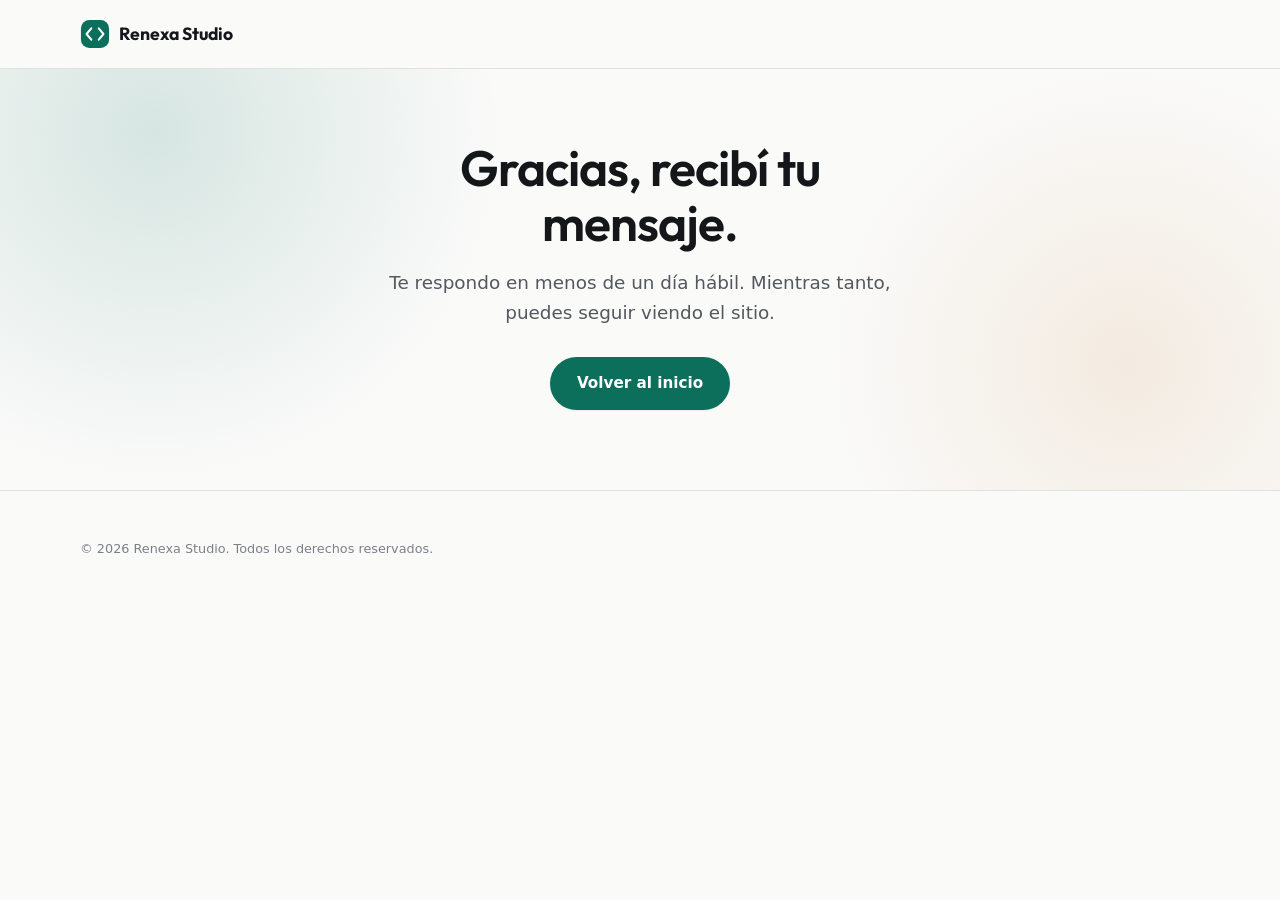
<file: gracias.html>
<!doctype html>
<html lang="es">
<head>
<meta charset="UTF-8">
<meta name="viewport" content="width=device-width, initial-scale=1">
<title>Gracias - Renexa Studio</title>
<meta name="robots" content="noindex">
<link rel="icon" href="favicon.svg" type="image/svg+xml">
<link rel="stylesheet" href="css/style.css">
</head>
<body>
<header class="site-header">
  <div class="container">
    <a href="es/" class="brand">
      <svg class="brand-mark" viewBox="0 0 32 32" fill="none" aria-hidden="true">
        <rect x="1" y="1" width="30" height="30" rx="9" fill="var(--accent)"/>
        <path d="M12 10L7 16L12 22" stroke="white" stroke-width="2.2" stroke-linecap="round" stroke-linejoin="round"/>
        <path d="M20 10L25 16L20 22" stroke="white" stroke-width="2.2" stroke-linecap="round" stroke-linejoin="round"/>
      </svg>
      Renexa Studio
    </a>
  </div>
</header>
<main>
  <section class="hero">
    <div class="container" style="grid-template-columns:1fr; text-align:center; max-width:640px;">
      <div class="hero-copy">
        <h1>Gracias, recibí tu mensaje.</h1>
        <p class="lede" style="margin-inline:auto;">Te respondo en menos de un día hábil. Mientras tanto, puedes seguir viendo el sitio.</p>
        <div class="hero-ctas" style="justify-content:center;">
          <a href="es/" class="btn btn-primary">Volver al inicio</a>
        </div>
      </div>
    </div>
  </section>
</main>
<footer class="site-footer">
  <div class="container footer-bottom" style="border-top:none; margin-top:0; padding-top:0;">
    <span>© 2026 Renexa Studio. Todos los derechos reservados.</span>
  </div>
</footer>
</body>
</html>
</file>
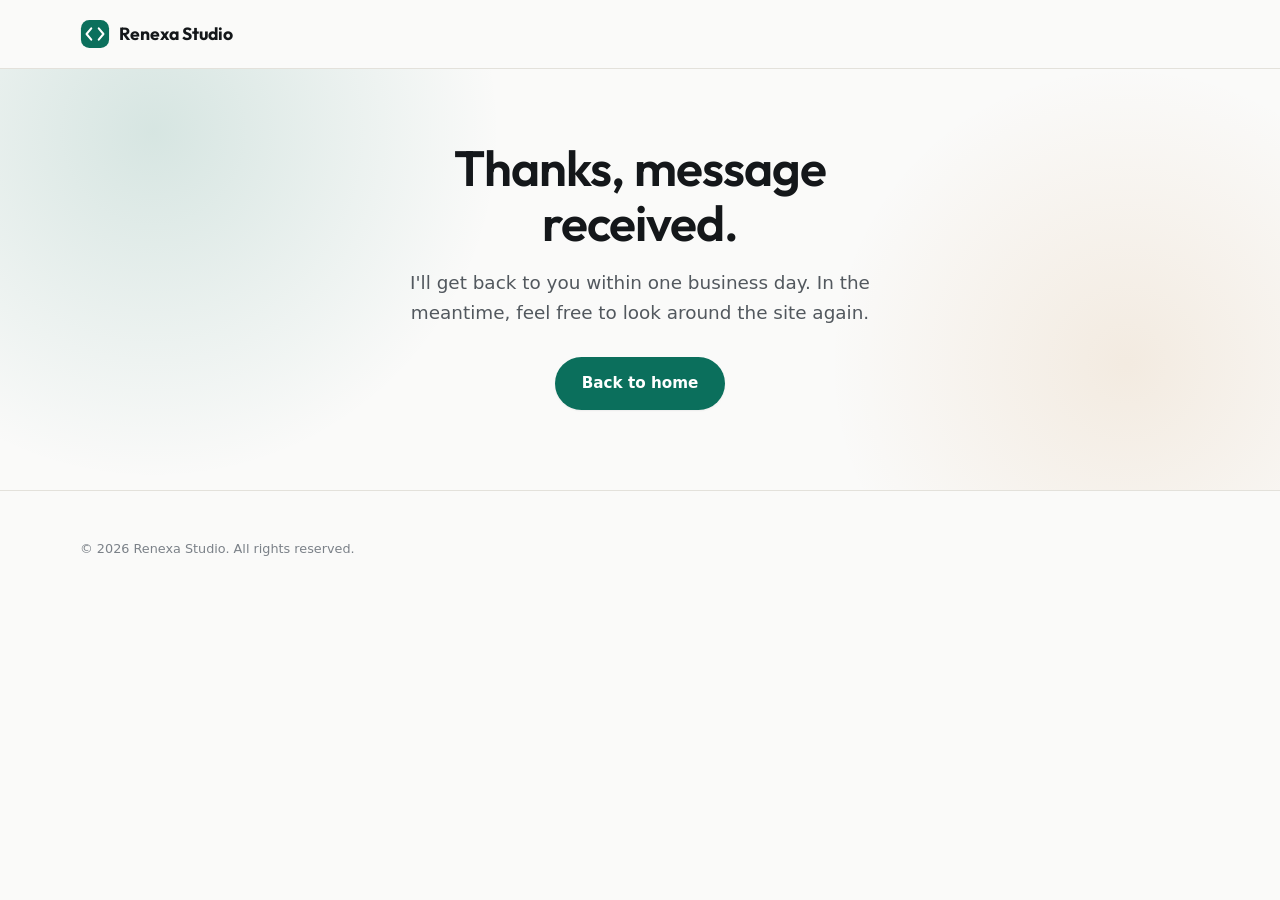
<file: thank-you.html>
<!doctype html>
<html lang="en">
<head>
<meta charset="UTF-8">
<meta name="viewport" content="width=device-width, initial-scale=1">
<title>Thanks - Renexa Studio</title>
<meta name="robots" content="noindex">
<link rel="icon" href="favicon.svg" type="image/svg+xml">
<link rel="stylesheet" href="css/style.css">
</head>
<body>
<header class="site-header">
  <div class="container">
    <a href="./" class="brand">
      <svg class="brand-mark" viewBox="0 0 32 32" fill="none" aria-hidden="true">
        <rect x="1" y="1" width="30" height="30" rx="9" fill="var(--accent)"/>
        <path d="M12 10L7 16L12 22" stroke="white" stroke-width="2.2" stroke-linecap="round" stroke-linejoin="round"/>
        <path d="M20 10L25 16L20 22" stroke="white" stroke-width="2.2" stroke-linecap="round" stroke-linejoin="round"/>
      </svg>
      Renexa Studio
    </a>
  </div>
</header>
<main>
  <section class="hero">
    <div class="container" style="grid-template-columns:1fr; text-align:center; max-width:640px;">
      <div class="hero-copy">
        <h1>Thanks, message received.</h1>
        <p class="lede" style="margin-inline:auto;">I'll get back to you within one business day. In the meantime, feel free to look around the site again.</p>
        <div class="hero-ctas" style="justify-content:center;">
          <a href="./" class="btn btn-primary">Back to home</a>
        </div>
      </div>
    </div>
  </section>
</main>
<footer class="site-footer">
  <div class="container footer-bottom" style="border-top:none; margin-top:0; padding-top:0;">
    <span>© 2026 Renexa Studio. All rights reserved.</span>
  </div>
</footer>
</body>
</html>
</file>
<file: css/style.css>
/* ============================================================
   Renexa Studio - design tokens & base
   Shape rule: buttons/badges = full pill, cards/panels = 14px,
   inputs = 8px, browser-mockup frame = 12px, small icon chips
   (problem/bento icons, ~42-48px) = full circle. No other radii used.
   ============================================================ */

@font-face {
  font-family: 'Outfit';
  font-style: normal;
  font-weight: 300 800;
  font-display: swap;
  src: url('../fonts/outfit-variable.woff2') format('woff2-variations'),
       url('../fonts/outfit-variable.woff2') format('woff2');
}

:root {
  /* color */
  --ink: #14171a;
  --ink-soft: #52585e;
  --ink-faint: #7b8188;
  --paper: #fafaf9;
  --paper-alt: #f1f0ec;
  --panel: #ffffff;
  --line: #e3e1db;
  --line-strong: #cfccc4;
  --accent: #0b6f5c;
  --accent-dark: #095c4c;
  --accent-ink: #ffffff;
  --accent-soft: #e3f3ee;
  --focus: #0f8a72;

  /* secondary signal colors, used only for the three problem icons
     and nowhere else (brand accent stays teal everywhere else) */
  --amber: #b5650a;
  --amber-soft: #fbeed8;
  --blue: #1d5fae;
  --blue-soft: #e3edfa;
  --rose: #b23b5e;
  --rose-soft: #fbe3ea;

  /* type */
  --font-display: 'Outfit', system-ui, -apple-system, 'Segoe UI', sans-serif;
  --font-body: system-ui, -apple-system, 'Segoe UI', Roboto, 'Helvetica Neue', Arial, sans-serif;

  /* spacing */
  --gutter: clamp(1.25rem, 4vw, 2.5rem);
  --section-y: clamp(3.5rem, 8vw, 6.5rem);
  --max: 1200px;

  /* radius (locked scale, see comment above) */
  --r-pill: 999px;
  --r-panel: 14px;
  --r-input: 8px;
  --r-mock: 12px;

  /* motion: --ease is for entering/exiting elements (scroll-reveal,
     chat bubbles, the mobile menu). --ease-hover is for hover/color
     changes, which read as sluggish under a strong ease-out curve.
     --dur-fast is for interactive feedback (press, hover, focus);
     genuine entrances use their own slower literal durations. */
  --ease: cubic-bezier(0.16, 1, 0.3, 1);
  --ease-hover: ease;
  --dur-fast: 150ms;

  /* shadow, tinted toward ink, never pure black */
  --shadow-sm: 0 1px 2px rgba(20, 23, 26, 0.06);
  --shadow-md: 0 8px 24px rgba(20, 23, 26, 0.08);
  --shadow-lg: 0 20px 48px rgba(20, 23, 26, 0.12);
}

*, *::before, *::after { box-sizing: border-box; }

html {
  -webkit-text-size-adjust: 100%;
  scroll-behavior: smooth;
  scrollbar-color: var(--line-strong) var(--paper-alt);
}

/* Browser surfaces we didn't draw, themed from the palette instead of
   left at browser defaults: selection, caret, scrollbar. */
::selection {
  background: var(--accent);
  color: #fff;
}

input, textarea {
  caret-color: var(--accent);
}

::-webkit-scrollbar { width: 11px; height: 11px; }
::-webkit-scrollbar-track { background: var(--paper-alt); }
::-webkit-scrollbar-thumb {
  background: var(--line-strong);
  border-radius: var(--r-pill);
  border: 3px solid var(--paper-alt);
}
::-webkit-scrollbar-thumb:hover { background: var(--ink-faint); }

@media (prefers-reduced-motion: reduce) {
  html { scroll-behavior: auto; }
  *, *::before, *::after {
    animation-duration: 0.01ms !important;
    animation-iteration-count: 1 !important;
    transition-duration: 0.01ms !important;
    scroll-behavior: auto !important;
  }
}

body {
  margin: 0;
  background: var(--paper);
  color: var(--ink);
  font-family: var(--font-body);
  font-size: 16px;
  line-height: 1.55;
  -webkit-font-smoothing: antialiased;
  text-rendering: optimizeLegibility;
}

img { max-width: 100%; display: block; }

h1, h2, h3, h4 {
  font-family: var(--font-display);
  font-weight: 600;
  line-height: 1.1;
  letter-spacing: -0.02em;
  margin: 0;
  color: var(--ink);
}

p { margin: 0; }

a {
  color: inherit;
  text-decoration: none;
}

ul { margin: 0; padding: 0; list-style: none; }

button { font-family: inherit; }

.container {
  max-width: var(--max);
  margin-inline: auto;
  padding-inline: var(--gutter);
}

.visually-hidden {
  position: absolute;
  width: 1px; height: 1px;
  overflow: hidden;
  clip: rect(0 0 0 0);
  white-space: nowrap;
}

/* focus ring, consistent everywhere */
a:focus-visible,
button:focus-visible,
input:focus-visible,
textarea:focus-visible {
  outline: 2px solid var(--focus);
  outline-offset: 2px;
  border-radius: 4px;
}

/* ============================================================
   Buttons
   ============================================================ */
.btn {
  display: inline-flex;
  align-items: center;
  justify-content: center;
  gap: 0.5rem;
  border-radius: var(--r-pill);
  padding: 0.85rem 1.6rem;
  font-size: 0.95rem;
  font-weight: 600;
  white-space: nowrap;
  border: 1px solid transparent;
  cursor: pointer;
  transition: transform var(--dur-fast) var(--ease), box-shadow var(--dur-fast) var(--ease-hover), background var(--dur-fast) var(--ease-hover);
}
.btn:active { transform: scale(0.98); }

.btn-primary {
  background: var(--accent);
  color: var(--accent-ink);
  box-shadow: var(--shadow-sm);
}
@media (hover: hover) and (pointer: fine) {
  .btn-primary:hover { background: var(--accent-dark); box-shadow: var(--shadow-md); }
}

.btn-ghost {
  background: transparent;
  color: var(--ink);
  border-color: var(--line-strong);
}
@media (hover: hover) and (pointer: fine) {
  .btn-ghost:hover { border-color: var(--ink); background: var(--paper-alt); }
}

.btn-sm { padding: 0.6rem 1.15rem; font-size: 0.875rem; }

/* ============================================================
   Header
   ============================================================ */
.site-header {
  position: sticky;
  top: 0;
  z-index: 50;
  background: var(--paper);
  border-bottom: 1px solid var(--line);
  box-shadow: none;
}

.site-header .container {
  height: 68px;
  display: flex;
  align-items: center;
  justify-content: space-between;
  gap: 1rem;
}

.brand {
  display: flex;
  align-items: center;
  gap: 0.55rem;
  font-family: var(--font-display);
  font-weight: 700;
  font-size: 1.1rem;
  color: var(--ink);
  flex-shrink: 0;
}

.brand-mark {
  width: 30px;
  height: 30px;
  flex-shrink: 0;
}

.main-nav {
  display: flex;
  align-items: center;
  gap: 1.9rem;
}

.main-nav a {
  font-size: 0.95rem;
  font-weight: 500;
  color: var(--ink-soft);
  transition: color var(--dur-fast) var(--ease-hover);
}
@media (hover: hover) and (pointer: fine) {
  .main-nav a:hover { color: var(--ink); }
}

.header-actions {
  display: flex;
  align-items: center;
  gap: 1rem;
  flex-shrink: 0;
}

.lang-switch {
  display: inline-flex;
  align-items: center;
  gap: 0.35rem;
  font-size: 0.85rem;
  font-weight: 600;
  color: var(--ink-faint);
  border: 1px solid var(--line-strong);
  border-radius: var(--r-pill);
  padding: 0.35rem 0.35rem;
}
.lang-switch a {
  padding: 0.25rem 0.6rem;
  border-radius: var(--r-pill);
  color: var(--ink-faint);
}
.lang-switch a[aria-current="true"] {
  background: var(--ink);
  color: var(--paper);
}
@media (hover: hover) and (pointer: fine) {
  .lang-switch a:hover:not([aria-current="true"]) { color: var(--ink); }
}

.nav-toggle {
  display: none;
  align-items: center;
  justify-content: center;
  width: 40px;
  height: 40px;
  border-radius: var(--r-input);
  border: 1px solid var(--line-strong);
  background: var(--panel);
  cursor: pointer;
}
.nav-toggle svg { width: 20px; height: 20px; }

/* ============================================================
   Hero
   ============================================================ */
.hero {
  position: relative;
  padding-top: clamp(2.5rem, 6vw, 4.5rem);
  padding-bottom: clamp(3rem, 7vw, 5rem);
  overflow: hidden;
}

.hero::before {
  content: "";
  position: absolute;
  inset: 0;
  z-index: 0;
  pointer-events: none;
  background:
    radial-gradient(560px circle at 12% 15%, rgba(11, 111, 92, 0.15), transparent 62%),
    radial-gradient(480px circle at 88% 70%, rgba(181, 101, 10, 0.10), transparent 62%);
}

.hero .container {
  position: relative;
  z-index: 1;
  display: grid;
  grid-template-columns: 1.05fr 0.95fr;
  gap: clamp(2rem, 5vw, 4rem);
  align-items: center;
}

.hero-copy h1 {
  font-size: clamp(2rem, 4.2vw, 3.1rem);
}

.hero-copy p.lede {
  margin-top: 1.15rem;
  font-size: clamp(1.02rem, 1.6vw, 1.15rem);
  color: var(--ink-soft);
  max-width: 46ch;
  line-height: 1.6;
}

.hero-ctas {
  margin-top: 1.85rem;
  display: flex;
  align-items: center;
  gap: 1rem;
  flex-wrap: wrap;
}

/* mockup: stacked browser frames, "old vs new" */
.hero-visual {
  position: relative;
  aspect-ratio: 3 / 2;
  min-width: 0;
}

.hero-project-image {
  width: 100%;
  height: 100%;
  object-fit: contain;
  filter: drop-shadow(0 24px 32px rgba(20, 23, 26, 0.2));
}

.mockup {
  position: absolute;
  border-radius: var(--r-mock);
  overflow: hidden;
  background: var(--panel);
  border: 1px solid var(--line);
  box-shadow: var(--shadow-lg);
}

.mockup-back {
  width: 78%;
  height: 82%;
  top: 0;
  left: 0;
  filter: grayscale(0.55) brightness(0.97);
  opacity: 0.75;
  transform: rotate(-3deg);
  transition: opacity 550ms var(--ease), transform 550ms var(--ease);
}

@starting-style {
  .mockup-back {
    opacity: 0;
    transform: rotate(-3deg) translateY(14px) scale(0.95);
  }
}

.mockup-front {
  width: 82%;
  height: 86%;
  bottom: 0;
  right: 0;
  transform: rotate(2deg);
  transition: opacity 550ms var(--ease) 140ms, transform 550ms var(--ease) 140ms;
}

@starting-style {
  .mockup-front {
    opacity: 0;
    transform: rotate(2deg) translateY(18px) scale(0.94);
  }
}

@media (prefers-reduced-motion: reduce) {
  .mockup-back, .mockup-front { transition: opacity 300ms ease; }
  @starting-style {
    .mockup-back, .mockup-front { opacity: 0; }
  }
}

.mockup-bar {
  display: flex;
  align-items: center;
  gap: 0.4rem;
  height: 30px;
  padding: 0 0.7rem;
  background: var(--paper-alt);
  border-bottom: 1px solid var(--line);
}
.mockup-dot {
  width: 8px; height: 8px;
  border-radius: 50%;
  background: var(--line-strong);
}
.mockup-url {
  margin-left: 0.5rem;
  font-size: 0.68rem;
  color: var(--ink-faint);
  background: var(--panel);
  border-radius: var(--r-pill);
  padding: 0.15rem 0.6rem;
  border: 1px solid var(--line);
}

.mockup-body {
  padding: 0.9rem;
  height: calc(100% - 30px);
  display: flex;
  flex-direction: column;
  gap: 0.55rem;
}
.mockup-back .mockup-body { padding: 0.6rem; gap: 0.4rem; }

.mockup-line {
  height: 10px;
  border-radius: 4px;
  background: var(--line);
}
.mockup-back .mockup-line { background: #dcdad3; }
.mockup-line.w-60 { width: 60%; }
.mockup-line.w-40 { width: 40%; }
.mockup-line.w-90 { width: 90%; }

.mockup-block {
  flex: 1;
  border-radius: 8px;
  background: var(--accent-soft);
  display: flex;
  align-items: flex-end;
  padding: 0.6rem;
}
.mockup-back .mockup-block { background: #e7e5df; }

.mockup-chip {
  display: inline-flex;
  padding: 0.3rem 0.7rem;
  border-radius: var(--r-pill);
  background: var(--accent);
  color: #fff;
  font-size: 0.62rem;
  font-weight: 700;
}

/* ============================================================
   Problem band
   ============================================================ */
.problem {
  background: var(--paper-alt);
  padding-block: var(--section-y);
  border-block: 1px solid var(--line);
}

.problem .container {
  display: block;
}

.problem .section-head { max-width: 40ch; margin-bottom: clamp(2rem, 4vw, 3rem); }

.problem-grid {
  display: grid;
  grid-template-columns: repeat(3, minmax(0, 1fr));
  gap: clamp(1rem, 2vw, 1.35rem);
  align-items: stretch;
}

.problem-item {
  display: flex;
  flex-direction: column;
  min-width: 0;
  padding: clamp(1.25rem, 2.5vw, 1.65rem);
  background: var(--panel);
  border: 1px solid var(--line);
  border-radius: var(--r-panel);
}

.problem-icon {
  width: 54px;
  height: 54px;
  border-radius: 50%;
  display: flex;
  align-items: center;
  justify-content: center;
  margin-bottom: 1.2rem;
}
.problem-icon svg { width: 25px; height: 25px; }
.problem-icon--amber { background: var(--amber-soft); color: var(--amber); box-shadow: 0 8px 18px rgba(181, 101, 10, 0.13); }
.problem-icon--blue { background: var(--blue-soft); color: var(--blue); box-shadow: 0 8px 18px rgba(29, 95, 174, 0.13); }
.problem-icon--rose { background: var(--rose-soft); color: var(--rose); box-shadow: 0 8px 18px rgba(178, 59, 94, 0.13); }

.problem-item h3 {
  font-size: 1.08rem;
  font-weight: 600;
  margin-bottom: 0.55rem;
}

.problem-item p {
  color: var(--ink-soft);
  font-size: 0.92rem;
  line-height: 1.55;
}

/* ============================================================
   Section head (shared)
   ============================================================ */
.section-head h2 {
  font-size: clamp(1.7rem, 3vw, 2.3rem);
}
.section-head p {
  margin-top: 0.85rem;
  color: var(--ink-soft);
  font-size: 1.02rem;
  max-width: 56ch;
  line-height: 1.6;
}

section { padding-block: var(--section-y); }

/* ============================================================
   Services (bento)
   ============================================================ */
.services .container {
  display: block;
}

.services .section-head {
  max-width: 48ch;
  margin-bottom: clamp(2rem, 4vw, 3rem);
}

.services .section-head h2 {
  font-size: clamp(2rem, 3.6vw, 3.2rem);
  letter-spacing: -0.03em;
}

.bento {
  display: grid;
  grid-template-columns: repeat(14, minmax(0, 1fr));
  grid-template-rows: repeat(2, minmax(175px, auto));
  gap: 1rem;
}

.bento-cell {
  border-radius: var(--r-panel);
  border: 1px solid var(--line);
  background: var(--panel);
  padding: 1.5rem;
  display: flex;
  flex-direction: column;
  gap: 0.6rem;
}

.bento-icon {
  width: 42px;
  height: 42px;
  border-radius: 50%;
  background: var(--accent-soft);
  color: var(--accent-dark);
  display: flex;
  align-items: center;
  justify-content: center;
}
.bento-icon svg { width: 20px; height: 20px; }
.bento-featured .bento-icon { background: rgba(255, 255, 255, 0.18); color: #fff; }

.bento-cell h3 {
  font-size: 1rem;
  font-weight: 600;
}

.bento-cell p {
  color: var(--ink-soft);
  font-size: 0.9rem;
  line-height: 1.5;
}

.bento-cell--tint {
  background: var(--accent-soft);
  border-color: transparent;
}
.bento-cell--tint .bento-icon { background: rgba(255, 255, 255, 0.6); }

.bento-featured {
  grid-column: 1 / 7;
  grid-row: 1 / 3;
  background: linear-gradient(135deg, var(--accent) 0%, var(--accent-dark) 100%);
  border-color: transparent;
  color: #fff;
  justify-content: center;
  padding: clamp(1.75rem, 3vw, 2.5rem);
}
.bento-featured svg { color: #fff; }
.bento-featured h3 { color: #fff; font-size: clamp(1.35rem, 2vw, 1.7rem); }
.bento-featured p { color: rgba(255,255,255,0.88); }

.bento-cell:nth-child(2) { grid-column: 7 / 11; grid-row: 1; }
.bento-cell:nth-child(3) { grid-column: 11 / 15; grid-row: 1; }
.bento-cell:nth-child(4) { grid-column: 7 / 11; grid-row: 2; }
.bento-cell:nth-child(5) { grid-column: 11 / 15; grid-row: 2; }

.bento-badge {
  align-self: flex-start;
  display: inline-flex;
  align-items: center;
  gap: 0.35rem;
  background: rgba(255,255,255,0.16);
  border: 1px solid rgba(255,255,255,0.28);
  color: #fff;
  font-size: 0.72rem;
  font-weight: 700;
  padding: 0.3rem 0.75rem;
  border-radius: var(--r-pill);
}

.services-cta {
  margin-top: clamp(2rem, 4vw, 2.5rem);
  text-align: center;
}

/* ============================================================
   Example of work
   ============================================================ */
.example {
  background: var(--paper-alt);
  border-block: 1px solid var(--line);
}

.example .container {
  display: block;
}

.example-copy {
  display: grid;
  grid-template-columns: minmax(0, 1.15fr) minmax(18rem, 0.85fr);
  gap: clamp(2rem, 7vw, 6rem);
  align-items: end;
  margin-bottom: clamp(2rem, 4vw, 3.25rem);
}

.example-copy h2 {
  max-width: 13ch;
  font-size: clamp(2.1rem, 4.5vw, 3.65rem);
  line-height: 0.98;
  letter-spacing: -0.04em;
}

.example-copy p {
  margin: 0 0 0.2rem;
  color: var(--ink-soft);
  line-height: 1.65;
  max-width: 42ch;
  font-size: clamp(0.98rem, 1.4vw, 1.08rem);
}

.example-figure {
  position: relative;
  padding-bottom: 2rem;
}

.example-mockup {
  position: relative;
  isolation: isolate;
  width: 100%;
  min-height: 520px;
  border-radius: var(--r-panel);
  overflow: hidden;
  background: var(--ink);
  box-shadow: var(--shadow-lg);
}

.example-caption {
  display: flex;
  align-items: center;
  gap: 0.4rem;
  position: absolute;
  left: 0;
  bottom: 0;
  margin: 0;
  font-size: 0.82rem;
  color: var(--ink-faint);
}
.example-caption svg { flex-shrink: 0; color: var(--ink-faint); }

.example-mockup .mockup-bar {
  position: absolute;
  z-index: 4;
  top: 1rem;
  left: 1rem;
  right: 1rem;
  height: 38px;
  border: 1px solid rgba(255, 255, 255, 0.72);
  border-radius: 12px;
  background: rgba(255, 255, 255, 0.9);
  box-shadow: 0 10px 30px rgba(20, 23, 26, 0.14);
}
.example-mockup .mockup-dot { width: 9px; height: 9px; }
.example-mockup .mockup-url { background: rgba(255, 255, 255, 0.72); }

.example-hero {
  position: relative;
  height: 520px;
  background-size: cover;
  background-position: center;
  display: flex;
  align-items: flex-end;
  padding: clamp(2rem, 5vw, 4.5rem);
}
.example-hero::after {
  content: "";
  position: absolute;
  inset: 0;
  background: linear-gradient(90deg, rgba(20,23,26,0.82) 0%, rgba(20,23,26,0.42) 48%, rgba(20,23,26,0.08) 76%);
}
.example-hero-text {
  position: relative;
  z-index: 1;
  color: #fff;
  width: min(48%, 28rem);
  padding-bottom: 1rem;
}
.example-hero-text .eh-title {
  font-family: var(--font-display);
  font-weight: 700;
  font-size: clamp(2rem, 4vw, 3.5rem);
  line-height: 0.98;
  letter-spacing: -0.04em;
}
.example-hero-text .eh-sub { font-size: 0.92rem; line-height: 1.5; opacity: 0.86; margin-top: 0.85rem; }
.example-hero-text::after {
  content: "Get started  →";
  display: inline-flex;
  margin-top: 1.4rem;
  padding: 0.72rem 1rem;
  border-radius: var(--r-pill);
  background: var(--accent);
  color: #fff;
  font-size: 0.72rem;
  font-weight: 700;
}
[lang="es"] .example-hero-text::after { content: "Comenzar  →"; }

.example-nav {
  position: absolute;
  z-index: 3;
  top: 4.4rem;
  left: clamp(2rem, 5vw, 4.5rem);
  right: clamp(2rem, 5vw, 4.5rem);
  display: flex;
  justify-content: flex-end;
  align-items: center;
  gap: 1.1rem;
  padding: 0.9rem 1rem 0.9rem 3.5rem;
  border: 0;
  border-radius: 14px;
  background: var(--panel);
  box-shadow: 0 12px 34px rgba(20, 23, 26, 0.16);
  font-size: 0.72rem;
  color: var(--ink-faint);
  font-weight: 600;
}
.example-nav::before {
  content: "N";
  position: absolute;
  left: 1rem;
  width: 1.8rem;
  height: 1.8rem;
  display: grid;
  place-items: center;
  border-radius: 8px;
  background: var(--accent);
  color: #fff;
  font-family: var(--font-display);
  font-size: 0.82rem;
  font-weight: 800;
}
.example-nav span:last-child {
  padding: 0.48rem 0.75rem;
  border-radius: var(--r-pill);
  background: var(--accent-soft);
  color: var(--accent-dark);
}

.example-grid {
  position: absolute;
  z-index: 2;
  right: clamp(2rem, 5vw, 4.5rem);
  bottom: clamp(2rem, 5vw, 4rem);
  width: min(38%, 22rem);
  display: grid;
  grid-template-columns: 1fr;
  gap: 0.65rem;
}
.example-card {
  min-height: 68px;
  border: 0;
  border-radius: 12px;
  padding: 1rem 1.1rem;
  background: rgba(255, 255, 255, 0.92);
  box-shadow: 0 10px 26px rgba(20, 23, 26, 0.14);
  display: flex;
  flex-direction: column;
  justify-content: center;
  gap: 0.55rem;
}
.example-card .mockup-line { height: 6px; background: var(--line-strong); }
.example-card .mockup-line:first-child { background: var(--accent); }

/* ============================================================
   How I work (editorial process)
   ============================================================ */
.how .container {
  display: block;
}

.how .section-head {
  display: grid;
  grid-template-columns: minmax(0, 1.1fr) minmax(18rem, 0.9fr);
  gap: clamp(2rem, 8vw, 7rem);
  align-items: end;
  margin-bottom: clamp(2rem, 5vw, 3.5rem);
}

.how .section-head h2 {
  max-width: 10ch;
  font-size: clamp(2.5rem, 5vw, 4.5rem);
  line-height: 0.95;
  letter-spacing: -0.04em;
}

.how .section-head p {
  margin: 0 0 0.25rem;
  font-size: 1.05rem;
  color: var(--ink-soft);
}

.process-rail {
  display: grid;
  grid-template-columns: repeat(4, minmax(0, 1fr));
  gap: clamp(0.65rem, 1.5vw, 1rem);
  margin: 0;
  padding: 0;
  overflow: visible;
  background: transparent;
  box-shadow: none;
}

.process-step {
  position: relative;
  display: flex;
  min-height: clamp(18rem, 28vw, 23rem);
  flex-direction: column;
  padding: clamp(1.5rem, 3vw, 2.35rem);
  overflow: visible;
  border: 1px solid var(--line);
  border-radius: 14px;
  background: var(--panel);
  transition: background-color 260ms var(--ease);
}

.process-step > * { transition: transform 260ms var(--ease); }

.process-step::before {
  content: "";
  position: absolute;
  top: 0;
  left: 1.25rem;
  right: 1.25rem;
  height: 4px;
  border-radius: var(--r-pill);
  background: var(--line-strong);
  transition: background-color 220ms var(--ease);
}

.process-step::after {
  content: "";
  position: absolute;
  z-index: 2;
  right: calc(clamp(0.65rem, 1.5vw, 1rem) * -0.82);
  top: 50%;
  width: 0.6rem;
  height: 0.6rem;
  border-top: 1.5px solid var(--accent);
  border-right: 1.5px solid var(--accent);
  transform: rotate(45deg);
  background: var(--paper);
}
.process-step:last-child::after { display: none; }

@media (hover: hover) {
  .process-step:hover { background: var(--accent-soft); border-color: var(--accent); }
  .process-step:hover::before { background: var(--accent); }
  .process-step:hover > * { transform: none; }
}

.process-num {
  width: 3.25rem;
  height: 3.25rem;
  display: grid;
  place-items: center;
  border-radius: 12px;
  background: var(--accent-soft);
  font-family: var(--font-display);
  font-size: 1.45rem;
  line-height: 1;
  letter-spacing: -0.02em;
  font-weight: 750;
  color: var(--accent);
  font-variant-numeric: tabular-nums;
}

.process-step h3 {
  margin-top: auto;
  font-size: clamp(1.2rem, 2vw, 1.55rem);
  line-height: 1.15;
  font-weight: 650;
  margin-bottom: 0.65rem;
}
.process-step p {
  font-size: 0.95rem;
  color: var(--ink-soft);
  line-height: 1.65;
  max-width: 55ch;
}

/* ============================================================
   Final CTA + form
   ============================================================ */
.contact {
  position: relative;
  background: var(--ink);
  color: var(--paper);
  overflow: hidden;
}

.contact::before {
  content: "";
  position: absolute;
  inset: 0;
  z-index: 0;
  pointer-events: none;
  background:
    radial-gradient(560px circle at 90% 0%, rgba(11, 111, 92, 0.35), transparent 60%),
    radial-gradient(420px circle at 5% 100%, rgba(181, 101, 10, 0.14), transparent 60%);
}

.contact .container {
  position: relative;
  z-index: 1;
  display: grid;
  grid-template-columns: 0.85fr 1.15fr;
  gap: clamp(2.5rem, 5vw, 4.5rem);
}

.contact-copy h2 {
  color: #fff;
  font-size: clamp(1.8rem, 3.2vw, 2.5rem);
  max-width: 14ch;
}
.contact-copy p {
  margin-top: 1rem;
  color: rgba(250, 250, 249, 0.72);
  font-size: 1.02rem;
  max-width: 40ch;
  line-height: 1.6;
}

.contact-direct {
  margin-top: 2rem;
  display: flex;
  flex-direction: column;
  gap: 0.85rem;
}
.contact-direct a {
  display: inline-flex;
  align-items: center;
  gap: 0.6rem;
  font-size: 0.95rem;
  font-weight: 500;
  color: #fff;
}
.contact-direct svg { width: 18px; height: 18px; color: var(--accent); flex-shrink: 0; }

.form-panel {
  background: var(--panel);
  border-radius: var(--r-panel);
  padding: clamp(1.5rem, 3vw, 2.25rem);
}

/* chat-style progressive form, JS-enhanced (plain stacked form without JS) */
.chat-log {
  display: flex;
  flex-direction: column;
  gap: 0.6rem;
  margin-bottom: 1.4rem;
}
.chat-log:empty { display: none; margin-bottom: 0; }

.chat-bubble {
  max-width: 85%;
  padding: 0.65rem 0.95rem;
  border-radius: var(--r-panel);
  font-size: 0.9rem;
  line-height: 1.45;
  animation: bubble-in 0.35s var(--ease);
}
@media (prefers-reduced-motion: reduce) {
  .chat-bubble { animation: none; }
}
@keyframes bubble-in {
  from { opacity: 0; transform: translateY(6px); }
  to { opacity: 1; transform: translateY(0); }
}
.chat-bubble--bot {
  align-self: flex-start;
  background: var(--paper-alt);
  color: var(--ink);
  border-bottom-left-radius: 4px;
}
.chat-bubble--user {
  align-self: flex-end;
  background: var(--accent);
  color: #fff;
  border-bottom-right-radius: 4px;
}

.contact-form.is-stepped .field { margin-bottom: 0; }
.contact-form.is-stepped .field:not(.is-active) { display: none; }
.contact-form.is-stepped .field.is-active { animation: bubble-in 250ms var(--ease); }
@media (prefers-reduced-motion: reduce) {
  .contact-form.is-stepped .field.is-active { animation: none; }
}

.step-actions {
  display: flex;
  gap: 0.6rem;
  margin-top: 0.75rem;
}

.form-foot.is-hidden { display: none; }

.field {
  display: flex;
  flex-direction: column;
  gap: 0.4rem;
  margin-bottom: 1.15rem;
}
.field label {
  font-size: 0.85rem;
  font-weight: 600;
  color: var(--ink);
}
.field .hint {
  font-size: 0.78rem;
  color: var(--ink-faint);
}
.field input,
.field textarea {
  border: 1px solid var(--line-strong);
  border-radius: var(--r-input);
  padding: 0.75rem 0.9rem;
  font-size: 0.95rem;
  font-family: inherit;
  color: var(--ink);
  background: var(--paper);
  transition: border-color var(--dur-fast) var(--ease-hover);
}
.field input::placeholder,
.field textarea::placeholder { color: var(--ink-faint); }
.field input:focus,
.field textarea:focus {
  border-color: var(--accent);
  outline: none;
}
.field textarea { resize: vertical; min-height: 100px; }
.field-error {
  font-size: 0.8rem;
  color: #b3261e;
  display: none;
}
.field.has-error input,
.field.has-error textarea { border-color: #b3261e; }
.field.has-error .field-error { display: block; }

.form-foot {
  display: flex;
  align-items: center;
  justify-content: space-between;
  gap: 1rem;
  margin-top: 0.5rem;
  flex-wrap: wrap;
}
.form-foot .btn { width: 100%; }
.form-status {
  font-size: 0.85rem;
  font-weight: 600;
  display: none;
}
.form-status.is-success { display: block; color: var(--accent-dark); }
.form-status.is-error { display: block; color: #b3261e; }

.hp-field { position: absolute; left: -9999px; opacity: 0; }

/* ============================================================
   Footer
   ============================================================ */
.site-footer {
  padding-block: clamp(2rem, 4vw, 3rem);
  border-top: 1px solid var(--line);
}

.footer-grid {
  display: flex;
  justify-content: space-between;
  align-items: flex-start;
  gap: 2rem;
  flex-wrap: wrap;
}

.footer-brand { display: flex; align-items: center; gap: 0.55rem; font-family: var(--font-display); font-weight: 700; }
.footer-brand .brand-mark { width: 24px; height: 24px; }

.footer-contact {
  display: flex;
  flex-direction: column;
  gap: 0.5rem;
  font-size: 0.88rem;
  color: var(--ink-soft);
}
@media (hover: hover) and (pointer: fine) {
  .footer-contact a:hover { color: var(--ink); }
}

.footer-social {
  display: flex;
  gap: 0.75rem;
}
.footer-social a {
  width: 36px; height: 36px;
  border-radius: 50%;
  border: 1px solid var(--line-strong);
  display: flex;
  align-items: center;
  justify-content: center;
  transition: border-color var(--dur-fast) var(--ease-hover), background var(--dur-fast) var(--ease-hover);
}
@media (hover: hover) and (pointer: fine) {
  .footer-social a:hover { border-color: var(--ink); background: var(--paper-alt); }
}
.footer-social svg { width: 16px; height: 16px; }

.footer-bottom {
  margin-top: 2rem;
  padding-top: 1.5rem;
  border-top: 1px solid var(--line);
  font-size: 0.8rem;
  color: var(--ink-faint);
  display: flex;
  justify-content: space-between;
  flex-wrap: wrap;
  gap: 0.5rem;
}

/* ============================================================
   Scroll reveal
   ============================================================ */
[data-reveal] {
  opacity: 0;
  transform: translateY(18px);
  transition: opacity 0.7s var(--ease), transform 0.7s var(--ease);
}
[data-reveal].is-visible {
  opacity: 1;
  transform: translateY(0);
}

/* Grouped cards enter in a 60ms cascade instead of popping together */
.problem-grid [data-reveal]:nth-child(2) { transition-delay: 60ms; }
.problem-grid [data-reveal]:nth-child(3) { transition-delay: 120ms; }

.bento [data-reveal]:nth-child(2) { transition-delay: 60ms; }
.bento [data-reveal]:nth-child(3) { transition-delay: 120ms; }
.bento [data-reveal]:nth-child(4) { transition-delay: 180ms; }
.bento [data-reveal]:nth-child(5) { transition-delay: 240ms; }

.process-rail [data-reveal]:nth-child(2) { transition-delay: 60ms; }
.process-rail [data-reveal]:nth-child(3) { transition-delay: 120ms; }
.process-rail [data-reveal]:nth-child(4) { transition-delay: 180ms; }
@media (prefers-reduced-motion: reduce) {
  [data-reveal] { opacity: 1; transform: none; transition: none; }
}

/* ============================================================
   Responsive
   ============================================================ */
@media (max-width: 1024px) {
  .main-nav { gap: 1.3rem; }
}

@media (max-width: 860px) {
  .main-nav {
    display: none;
    flex-direction: column;
    align-items: flex-start;
    position: absolute;
    top: 68px;
    left: 0;
    right: 0;
    background: var(--paper);
    border-bottom: 1px solid var(--line);
    padding: 1.25rem var(--gutter) 1.5rem;
    gap: 1rem;
    opacity: 0;
    transform: translateY(-8px);
    transition: opacity 200ms var(--ease), transform 200ms var(--ease);
  }
  .main-nav.is-rendered { display: flex; }
  .nav-toggle { display: flex; }

  .site-header.is-open .main-nav {
    opacity: 1;
    transform: translateY(0);
  }

  @media (prefers-reduced-motion: reduce) {
    .main-nav { transform: none; transition: opacity 200ms var(--ease); }
  }

  .hero .container { grid-template-columns: 1fr; }
  .hero-visual { order: -1; margin-bottom: 0.5rem; }

  .problem-grid { grid-template-columns: 1fr; gap: 1rem; }

  .bento { grid-template-columns: 1fr; }
  .bento-featured,
  .bento-cell:nth-child(2),
  .bento-cell:nth-child(3),
  .bento-cell:nth-child(4),
  .bento-cell:nth-child(5) { grid-column: 1; grid-row: auto; }
  .services-cta { margin-top: 2rem; text-align: center; }

  .example-copy { grid-template-columns: 1fr; gap: 1rem; }
  .example-copy h2 { max-width: 17ch; }
  .example-copy p { max-width: 55ch; }
  .example-caption { padding-inline: 0.25rem; }
  .example-mockup { min-height: 0; }
  .example-nav { left: 1rem; right: 1rem; gap: 0.75rem; padding-left: 3.25rem; }
  .example-hero { height: 430px; padding: 2rem; }
  .example-hero-text { width: 100%; padding-bottom: 0.5rem; }
  .example-grid {
    position: static;
    width: 100%;
    padding: 1rem;
    background: var(--panel);
    grid-template-columns: repeat(3, 1fr);
  }
  .example-card { min-height: 72px; box-shadow: none; background: var(--paper-alt); }

  .how .container {
    display: block;
  }
  .how .section-head { grid-template-columns: 1fr; gap: 1rem; margin-bottom: 2rem; }
  .how .section-head h2 { max-width: 11ch; }
  .process-rail {
    display: flex;
    overflow-x: auto;
    scroll-snap-type: x mandatory;
    scrollbar-width: thin;
    scrollbar-color: var(--accent) var(--paper-alt);
  }
  .process-step {
    flex: 0 0 min(82vw, 21rem);
    min-height: 20rem;
    scroll-snap-align: start;
  }
  .contact .container { grid-template-columns: 1fr; }

  .footer-grid { flex-direction: column; }
  .footer-bottom { flex-direction: column; }
}

@media (max-width: 480px) {
  .hero-ctas { flex-direction: column; align-items: stretch; }
  .hero-ctas .btn { width: 100%; }
  .header-actions .btn-sm { display: none; }
  .example-nav span:first-of-type { display: none; }
  .example-hero { height: 390px; padding: 1.5rem; }
  .example-grid { grid-template-columns: 1fr; gap: 0.5rem; }
  .example-card { min-height: 58px; }
}
</file>
